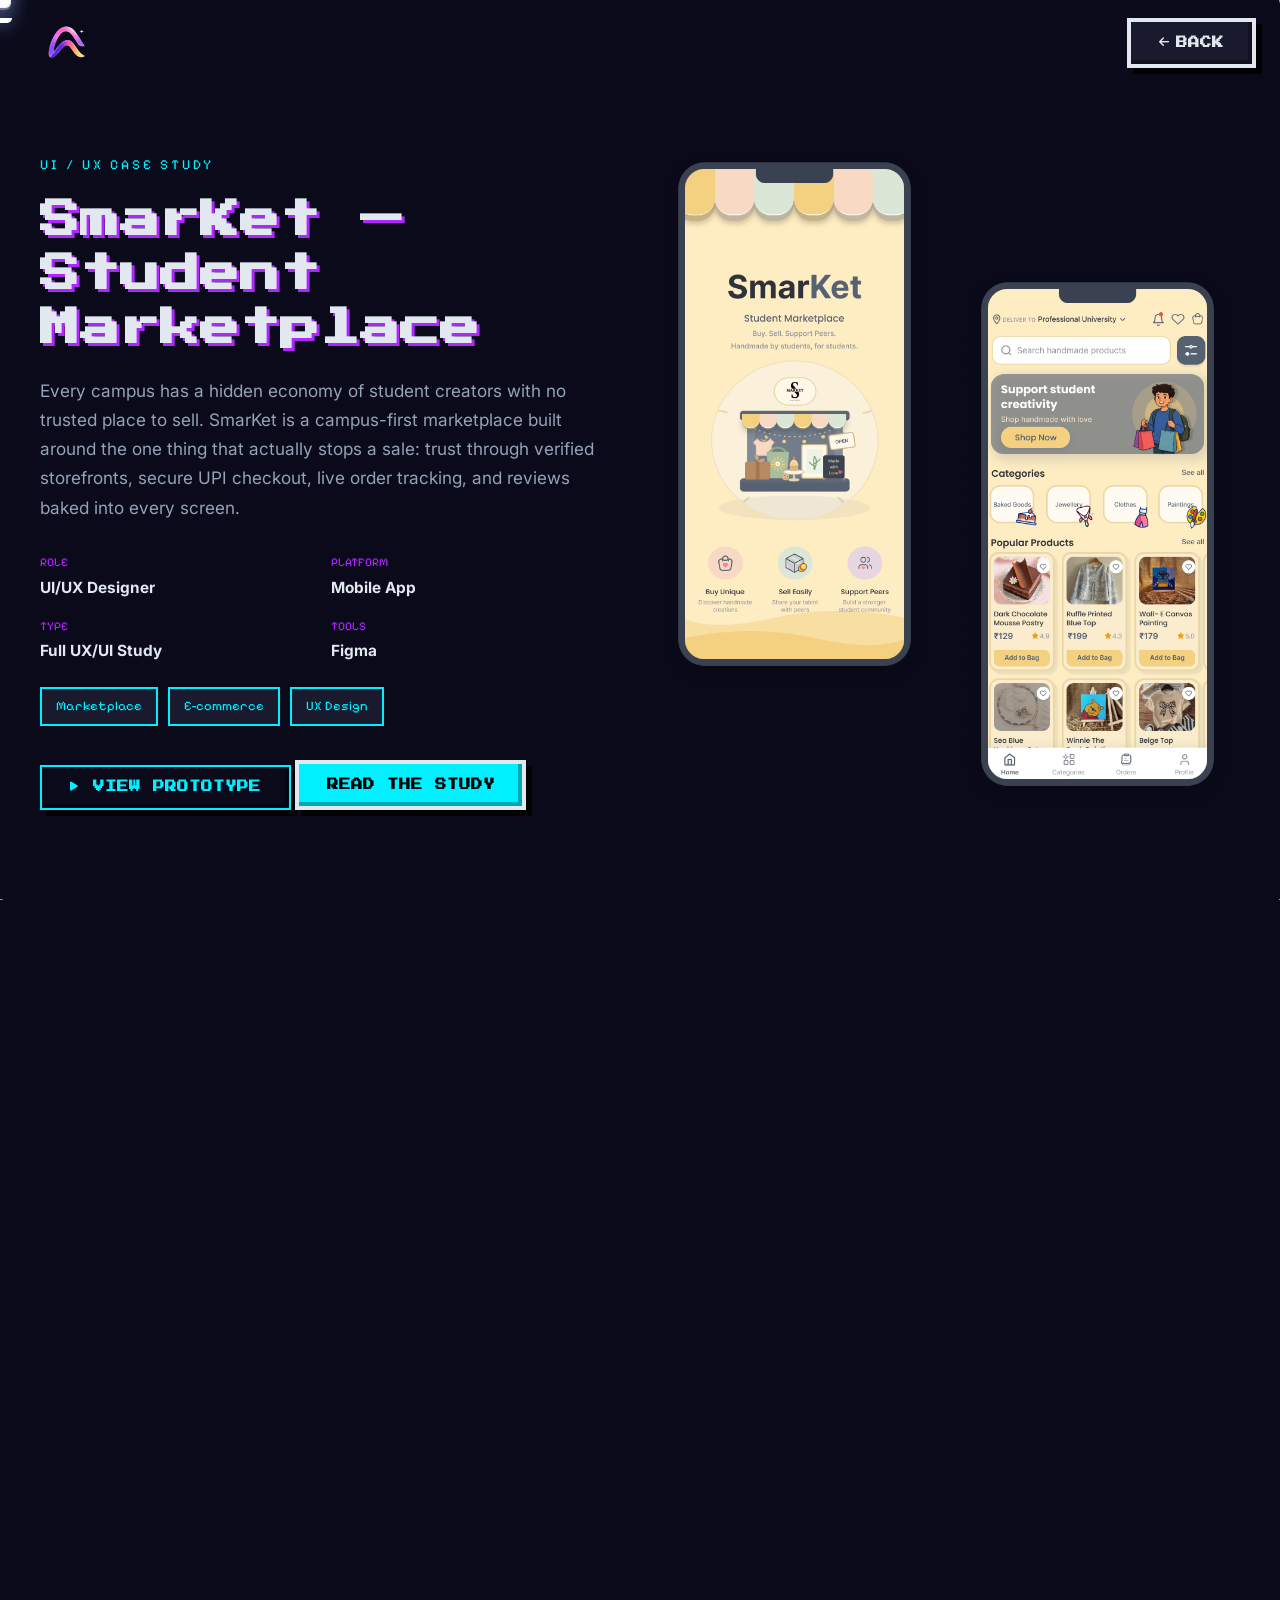
<file: case-study.html>
<!doctype html>
<html lang="en">
  <head>
    <meta charset="UTF-8" />
    <meta name="viewport" content="width=device-width, initial-scale=1.0" />
    <title>SmarKet Case Study | UI/UX Portfolio</title>
    <link rel="preconnect" href="https://fonts.googleapis.com" />
    <link rel="preconnect" href="https://fonts.gstatic.com" crossorigin />
    <link
      href="https://fonts.googleapis.com/css2?family=Inter:wght@300;400;500;600;700&family=Pixelify+Sans:wght@400;500;600;700&family=Press+Start+2P&display=swap"
      rel="stylesheet"
    />
    <link
      rel="stylesheet"
      href="https://cdnjs.cloudflare.com/ajax/libs/font-awesome/6.5.1/css/all.min.css"
    />
    <link href="https://unpkg.com/aos@2.3.1/dist/aos.css" rel="stylesheet" />
    <link rel="icon" href="ALIRA2.png" />
    <link rel="stylesheet" href="style.css" />
    <link rel="stylesheet" href="case-study.css" />
    <link rel="stylesheet" href="responsive.css" />
  </head>
  <body class="case-study-page">
    <canvas id="particle-canvas" class="particle-canvas"></canvas>
    <div id="cs-progress" class="cs-progress"></div>

    <nav id="navbar" class="navbar scrolled">
      <div class="nav-container">
        <a href="index.html" class="nav-logo">
          <img src="ALIRA.png" alt="ALIRA Logo" class="site-logo-img" />
        </a>
        <div class="nav-actions">
          <a href="index.html#projects" class="btn btn-secondary">
            <i class="fas fa-arrow-left"></i><span>Back</span>
          </a>
        </div>
      </div>
    </nav>

    <main class="main-content">
      <!-- HERO -->
      <section id="hero" class="study-hero-modern">
        <div class="hero-layout">
          <div class="hero-text-content" data-aos="fade-up">
            <span class="hero-eyebrow">UI / UX CASE STUDY</span>
            <h1 class="project-title">SmarKet — Student Marketplace</h1>
            <p class="project-summary">
              Every campus has a hidden economy of student creators with no
              trusted place to sell. SmarKet is a campus-first marketplace built
              around the one thing that actually stops a sale: trust through
              verified storefronts, secure UPI checkout, live order tracking,
              and reviews baked into every screen.
            </p>
            <div class="project-info-grid">
              <div class="info-item">
                <span>Role</span><strong>UI/UX Designer</strong>
              </div>
              <div class="info-item">
                <span>Platform</span><strong>Mobile App</strong>
              </div>
              <div class="info-item">
                <span>Type</span><strong>Full UX/UI Study</strong>
              </div>
              <div class="info-item">
                <span>Tools</span><strong>Figma</strong>
              </div>
            </div>
            <div class="project-tags">
              <span class="case-tag">Marketplace</span>
              <span class="case-tag">E-commerce</span>
              <span class="case-tag">UX Design</span>
            </div>
            <a
              class="btn btn-secondary ghost"
              href="https://www.figma.com/proto/YIXs9ip2bbq6kg8BliWtQr/UI-UX-CASE-STUDY?node-id=0-1&scaling=scale-down&content-scaling=fixed&starting-point-node-id=146-503"
              target="_blank"
              rel="noopener noreferrer"
            >
              <i class="fas fa-play"></i> View Prototype
            </a>
            <a href="#introduction" class="btn btn-primary cta-btn"
              >Read the Study</a
            >
          </div>
          <div class="hero-images" aria-hidden="true">
            <div class="hero-frame hero-frame-1">
              <img
                src="./casestudy/HF Splash Screen.png"
                alt="SmarKet splash screen"
              />
            </div>
            <div class="hero-frame hero-frame-2">
              <img
                src="./casestudy/HF Home Screen.png"
                alt="SmarKet home screen"
              />
            </div>
          </div>
        </div>
      </section>

      <!-- 01 PROJECT INTRODUCTION -->
      <section id="introduction" class="modern-section" data-aos="fade-up">
        <span class="section-kicker">01 / The Challenge</span>
        <h2 class="large-section-title">The Challenge</h2>

        <div class="two-col-layout">
          <div class="overview-text">
            <p>
              Walk across any college campus and you'll find a hidden economy
              running quietly in the background. Someone bakes and sells out of
              their dorm. Someone else paints, designs jewellery, or stitches
              custom clothing. None of it shows up anywhere permanent it moves
              through word of mouth, a stall at a college fest, a WhatsApp
              broadcast, an Instagram story that disappears in a day.
            </p>
            <p>
              That informality is charming until you look at what it costs the
              people running these small businesses. A seller has no place to
              look credible, no storefront, no order history, no way to prove
              they've delivered before. A buyer has no way to tell a trustworthy
              classmate from a stranger with a stolen product photo. Money
              changes hands in cash or personal UPI, with no receipt, no
              tracking, and no recourse if something goes wrong. SmarKet exists
              to give this activity the one thing it was missing: a structure
              that makes trust visible.
            </p>
          </div>
          <div class="highlights-card">
            <h3>Who This Affects</h3>
            <ul>
              <li>
                <i class="fas fa-check"></i> Student creators with skill but no
                infrastructure
              </li>
              <li>
                <i class="fas fa-check"></i> Side-hustle sellers stuck reaching
                only friends
              </li>
              <li>
                <i class="fas fa-check"></i> Buyers with no reason to trust a
                stranger
              </li>
              <li>
                <i class="fas fa-check"></i> Campus bodies with no visibility
                into any of it
              </li>
            </ul>
          </div>
        </div>

        <h3 class="block-title">What It Costs Each Side</h3>
        <div class="problem-statement-grid">
          <div class="problem-card seller">
            <h3>For Sellers</h3>
            <ul>
              <li>Scattered, informal selling with no central hub</li>
              <li>Limited reach beyond close friends</li>
              <li>No order or inventory management</li>
              <li>Unsafe, untracked cash / UPI transactions</li>
            </ul>
          </div>
          <div class="problem-card buyer">
            <h3>For Buyers</h3>
            <ul>
              <li>Hard to discover unique peer-made products</li>
              <li>No trust layer: no ratings, reviews, verification</li>
              <li>No way to follow an order once placed</li>
              <li>No room for sellers to grow professionally</li>
            </ul>
          </div>
        </div>
        <div class="callout-box">
          <p>
            "There is no dedicated bridge connecting student creators with the
            local campus market &mdash; and no design brief hands you that gap
            pre-solved."
          </p>
        </div>
      </section>

      <!-- 02 DESIGN PROCESS -->
      <section id="process" class="modern-section wide" data-aos="fade-up">
        <span class="section-kicker">02 / What I Wanted to Understand</span>
        <h2 class="large-section-title">What I Wanted to Understand</h2>

        <p class="lead-text">
          Before sketching a single screen, I needed to separate what I assumed
          from what was actually true. I ran that thinking through a five-stage
          design process, but the questions underneath it were the real starting
          point:
        </p>
        <div class="insights-masonry">
          <div class="insight-pill">
            Is the barrier lack of demand, or lack of trust?
          </div>
          <div class="insight-pill">
            Do students want a new app, or existing habits fixed?
          </div>
          <div class="insight-pill">
            What makes a buyer hesitate right before paying a stranger?
          </div>
          <div class="insight-pill">
            Do sellers need more reach, or more tools?
          </div>
          <div class="insight-pill">How much payment friction is too much?</div>
          <div class="insight-pill">
            Do buyers and sellers need one interface, or two?
          </div>
        </div>
        <p class="lead-text small">
          Several of these had answers I didn't expect &mdash; the process below
          is how I found out.
        </p>
        <div class="diagram-frame">
          <div class="diagram-scroll">
            <svg
              viewBox="0 0 1180 548"
              xmlns="http://www.w3.org/2000/svg"
              class="cs-diagram"
              role="img"
              aria-label="SmarKet design process"
            >
              <defs>
                <marker
                  id="pah"
                  markerWidth="10"
                  markerHeight="10"
                  refX="7"
                  refY="5"
                  orient="auto"
                >
                  <path d="M0,0 L9,5 L0,10 z" fill="#e2e8f0" />
                </marker>
              </defs>
              <path
                d="M 1070.0,104 C 1120.0,56 60.0,56 110.0,104"
                fill="none"
                stroke="#64748b"
                stroke-width="2"
                stroke-dasharray="3,7"
                marker-end="url(#pah)"
              />
              <text
                x="590.0"
                y="46"
                text-anchor="middle"
                font-size="15"
                fill="#64748b"
                font-family="Pixelify Sans,monospace"
              >
                iterative throughout
              </text>
              <line
                x1="168.0"
                y1="178"
                x2="286.0"
                y2="178"
                stroke="#e2e8f0"
                stroke-width="3"
                marker-end="url(#pah)"
              />
              <line
                x1="408.0"
                y1="178"
                x2="526.0"
                y2="178"
                stroke="#e2e8f0"
                stroke-width="3"
                marker-end="url(#pah)"
              />
              <line
                x1="648.0"
                y1="178"
                x2="766.0"
                y2="178"
                stroke="#e2e8f0"
                stroke-width="3"
                marker-end="url(#pah)"
              />
              <line
                x1="888.0"
                y1="178"
                x2="1006.0"
                y2="178"
                stroke="#e2e8f0"
                stroke-width="3"
                marker-end="url(#pah)"
              />
              <circle
                cx="110.0"
                cy="178"
                r="52"
                fill="#1a1a2e"
                stroke="#00f0ff"
                stroke-width="4"
              />
              <text
                x="110.0"
                y="184"
                text-anchor="middle"
                font-size="16"
                fill="#00f0ff"
                font-family="Pixelify Sans,monospace"
                font-weight="700"
              >
                Discover
              </text>
              <path
                d="M 100.0,244 L 110.0,257 L 120.0,244"
                fill="none"
                stroke="#00f0ff"
                stroke-width="3"
              />
              <rect
                x="2.0"
                y="264"
                width="216"
                height="32"
                fill="#0a0a1a"
                stroke="#00f0ff"
                stroke-width="2"
              />
              <text
                x="110.0"
                y="285.0"
                text-anchor="middle"
                font-size="12.5"
                fill="#94a3b8"
                font-family="Pixelify Sans,monospace"
              >
                Market Research
              </text>
              <rect
                x="2.0"
                y="308"
                width="216"
                height="32"
                fill="#0a0a1a"
                stroke="#00f0ff"
                stroke-width="2"
              />
              <text
                x="110.0"
                y="329.0"
                text-anchor="middle"
                font-size="12.5"
                fill="#94a3b8"
                font-family="Pixelify Sans,monospace"
              >
                Existing System Analysis
              </text>
              <rect
                x="2.0"
                y="352"
                width="216"
                height="32"
                fill="#0a0a1a"
                stroke="#00f0ff"
                stroke-width="2"
              />
              <text
                x="110.0"
                y="373.0"
                text-anchor="middle"
                font-size="12.5"
                fill="#94a3b8"
                font-family="Pixelify Sans,monospace"
              >
                Target Audience
              </text>
              <rect
                x="2.0"
                y="396"
                width="216"
                height="32"
                fill="#0a0a1a"
                stroke="#00f0ff"
                stroke-width="2"
              />
              <text
                x="110.0"
                y="417.0"
                text-anchor="middle"
                font-size="12.5"
                fill="#94a3b8"
                font-family="Pixelify Sans,monospace"
              >
                Survey (50 College Students)
              </text>
              <rect
                x="2.0"
                y="440"
                width="216"
                height="32"
                fill="#0a0a1a"
                stroke="#00f0ff"
                stroke-width="2"
              />
              <text
                x="110.0"
                y="461.0"
                text-anchor="middle"
                font-size="12.5"
                fill="#94a3b8"
                font-family="Pixelify Sans,monospace"
              >
                Campus Insights
              </text>
              <circle
                cx="350.0"
                cy="178"
                r="52"
                fill="#1a1a2e"
                stroke="#b026ff"
                stroke-width="4"
              />
              <text
                x="350.0"
                y="184"
                text-anchor="middle"
                font-size="16"
                fill="#b026ff"
                font-family="Pixelify Sans,monospace"
                font-weight="700"
              >
                Define
              </text>
              <path
                d="M 340.0,244 L 350.0,257 L 360.0,244"
                fill="none"
                stroke="#b026ff"
                stroke-width="3"
              />
              <rect
                x="242.0"
                y="264"
                width="216"
                height="32"
                fill="#0a0a1a"
                stroke="#b026ff"
                stroke-width="2"
              />
              <text
                x="350.0"
                y="285.0"
                text-anchor="middle"
                font-size="12.5"
                fill="#94a3b8"
                font-family="Pixelify Sans,monospace"
              >
                Problem Statement
              </text>
              <rect
                x="242.0"
                y="308"
                width="216"
                height="32"
                fill="#0a0a1a"
                stroke="#b026ff"
                stroke-width="2"
              />
              <text
                x="350.0"
                y="329.0"
                text-anchor="middle"
                font-size="12.5"
                fill="#94a3b8"
                font-family="Pixelify Sans,monospace"
              >
                Empathy Map
              </text>
              <rect
                x="242.0"
                y="352"
                width="216"
                height="32"
                fill="#0a0a1a"
                stroke="#b026ff"
                stroke-width="2"
              />
              <text
                x="350.0"
                y="373.0"
                text-anchor="middle"
                font-size="12.5"
                fill="#94a3b8"
                font-family="Pixelify Sans,monospace"
              >
                Personas
              </text>
              <rect
                x="242.0"
                y="396"
                width="216"
                height="32"
                fill="#0a0a1a"
                stroke="#b026ff"
                stroke-width="2"
              />
              <text
                x="350.0"
                y="417.0"
                text-anchor="middle"
                font-size="12.5"
                fill="#94a3b8"
                font-family="Pixelify Sans,monospace"
              >
                User Journey Map
              </text>
              <rect
                x="242.0"
                y="440"
                width="216"
                height="32"
                fill="#0a0a1a"
                stroke="#b026ff"
                stroke-width="2"
              />
              <text
                x="350.0"
                y="461.0"
                text-anchor="middle"
                font-size="12.5"
                fill="#94a3b8"
                font-family="Pixelify Sans,monospace"
              >
                User Stories
              </text>
              <rect
                x="242.0"
                y="484"
                width="216"
                height="32"
                fill="#0a0a1a"
                stroke="#b026ff"
                stroke-width="2"
              />
              <text
                x="350.0"
                y="505.0"
                text-anchor="middle"
                font-size="12.5"
                fill="#94a3b8"
                font-family="Pixelify Sans,monospace"
              >
                User Flow
              </text>
              <circle
                cx="590.0"
                cy="178"
                r="52"
                fill="#1a1a2e"
                stroke="#ff00a0"
                stroke-width="4"
              />
              <text
                x="590.0"
                y="184"
                text-anchor="middle"
                font-size="16"
                fill="#ff00a0"
                font-family="Pixelify Sans,monospace"
                font-weight="700"
              >
                Ideate
              </text>
              <path
                d="M 580.0,244 L 590.0,257 L 600.0,244"
                fill="none"
                stroke="#ff00a0"
                stroke-width="3"
              />
              <rect
                x="482.0"
                y="264"
                width="216"
                height="32"
                fill="#0a0a1a"
                stroke="#ff00a0"
                stroke-width="2"
              />
              <text
                x="590.0"
                y="285.0"
                text-anchor="middle"
                font-size="12.5"
                fill="#94a3b8"
                font-family="Pixelify Sans,monospace"
              >
                Card Sorting
              </text>
              <rect
                x="482.0"
                y="308"
                width="216"
                height="32"
                fill="#0a0a1a"
                stroke="#ff00a0"
                stroke-width="2"
              />
              <text
                x="590.0"
                y="329.0"
                text-anchor="middle"
                font-size="12.5"
                fill="#94a3b8"
                font-family="Pixelify Sans,monospace"
              >
                Sitemap
              </text>
              <rect
                x="482.0"
                y="352"
                width="216"
                height="32"
                fill="#0a0a1a"
                stroke="#ff00a0"
                stroke-width="2"
              />
              <text
                x="590.0"
                y="373.0"
                text-anchor="middle"
                font-size="12.5"
                fill="#94a3b8"
                font-family="Pixelify Sans,monospace"
              >
                Moodboard
              </text>
              <rect
                x="482.0"
                y="396"
                width="216"
                height="32"
                fill="#0a0a1a"
                stroke="#ff00a0"
                stroke-width="2"
              />
              <text
                x="590.0"
                y="417.0"
                text-anchor="middle"
                font-size="12.5"
                fill="#94a3b8"
                font-family="Pixelify Sans,monospace"
              >
                Style Tile
              </text>
              <circle
                cx="830.0"
                cy="178"
                r="52"
                fill="#1a1a2e"
                stroke="#ffb000"
                stroke-width="4"
              />
              <text
                x="830.0"
                y="184"
                text-anchor="middle"
                font-size="16"
                fill="#ffb000"
                font-family="Pixelify Sans,monospace"
                font-weight="700"
              >
                Design
              </text>
              <path
                d="M 820.0,244 L 830.0,257 L 840.0,244"
                fill="none"
                stroke="#ffb000"
                stroke-width="3"
              />
              <rect
                x="722.0"
                y="264"
                width="216"
                height="32"
                fill="#0a0a1a"
                stroke="#ffb000"
                stroke-width="2"
              />
              <text
                x="830.0"
                y="285.0"
                text-anchor="middle"
                font-size="12.5"
                fill="#94a3b8"
                font-family="Pixelify Sans,monospace"
              >
                Sketches
              </text>
              <rect
                x="722.0"
                y="308"
                width="216"
                height="32"
                fill="#0a0a1a"
                stroke="#ffb000"
                stroke-width="2"
              />
              <text
                x="830.0"
                y="329.0"
                text-anchor="middle"
                font-size="12.5"
                fill="#94a3b8"
                font-family="Pixelify Sans,monospace"
              >
                Low-Fidelity Wireframes
              </text>
              <rect
                x="722.0"
                y="352"
                width="216"
                height="32"
                fill="#0a0a1a"
                stroke="#ffb000"
                stroke-width="2"
              />
              <text
                x="830.0"
                y="373.0"
                text-anchor="middle"
                font-size="12.5"
                fill="#94a3b8"
                font-family="Pixelify Sans,monospace"
              >
                High-Fidelity Mockups
              </text>
              <circle
                cx="1070.0"
                cy="178"
                r="52"
                fill="#1a1a2e"
                stroke="#39ff14"
                stroke-width="4"
              />
              <text
                x="1070.0"
                y="184"
                text-anchor="middle"
                font-size="16"
                fill="#39ff14"
                font-family="Pixelify Sans,monospace"
                font-weight="700"
              >
                Test
              </text>
              <path
                d="M 1060.0,244 L 1070.0,257 L 1080.0,244"
                fill="none"
                stroke="#39ff14"
                stroke-width="3"
              />
              <rect
                x="962.0"
                y="264"
                width="216"
                height="32"
                fill="#0a0a1a"
                stroke="#39ff14"
                stroke-width="2"
              />
              <text
                x="1070.0"
                y="285.0"
                text-anchor="middle"
                font-size="12.5"
                fill="#94a3b8"
                font-family="Pixelify Sans,monospace"
              >
                Feedback &amp; Validation
              </text>
            </svg>
          </div>
        </div>
      </section>

      <!-- 03 USER RESEARCH -->
      <section id="research" class="modern-section" data-aos="fade-up">
        <span class="section-kicker">03 / Research &amp; Discovery</span>
        <h2 class="large-section-title">Research &amp; Discovery</h2>

        <div class="overview-text">
          <p>
            I grounded this project in two layers of evidence: a peer study on
            campus marketplaces already validated at scale (4.62 / 5 on
            usability), and a direct survey of 50 college students on how they
            currently buy and sell on campus. Together, they let me stop
            guessing and start designing against real patterns, not just confirm
            the idea was liked, but find out exactly where it still broke down.
          </p>
        </div>

        <h3 class="subsection-title">From Findings to Design Opportunities</h3>
        <div class="decisions-cards-grid">
          <div class="decision-modern-card">
            <h4>Demand vs. the Real Gap</h4>
            <p>
              <strong>Finding:</strong> the peer study scored 4.62/5 on
              usability, demand for a campus marketplace wasn't in question.
            </p>
            <p>
              <strong>Insight:</strong> the job wasn't proving the idea was
              wanted, it was closing the specific gaps that stopped it being
              fully usable.
            </p>
            <p>
              <strong>Opportunity:</strong> build the transactional backbone
              &mdash; payments, tracking, chat, the earlier concept lacked.
            </p>
          </div>
          <div class="decision-modern-card">
            <h4>Visibility Over Talent</h4>
            <p>
              <strong>Finding:</strong> across the survey of 50 college
              students, sellers weren't struggling for lack of skill, they were
              struggling to be found at all.
            </p>
            <p>
              <strong>Insight:</strong> for student creators, the bottleneck
              isn't talent, it's exposure.
            </p>
            <p>
              <strong>Opportunity:</strong> design discovery-first surfaces
              search, filters, a browsable home screen, so good work gets found
              by strangers, not just friends.
            </p>
          </div>
          <div class="decision-modern-card">
            <h4>Trust Is the Currency</h4>
            <p>
              <strong>Finding:</strong> of the 50 students surveyed, hesitation
              to buy wasn't about price or quality, it was about not knowing if
              the seller was legitimate.
            </p>
            <p>
              <strong>Insight:</strong> trust, not availability, is the real
              currency of a peer-to-peer marketplace.
            </p>
            <p>
              <strong>Opportunity:</strong> surface trust signals at every
              decision point, not tucked away on a profile page.
            </p>
          </div>
          <div class="decision-modern-card">
            <h4>Payment Isn't the Problem, Silence Is</h4>
            <p>
              <strong>Finding:</strong> UPI was the clear payment preference
              among the 50 students surveyed, but they were uneasy sending money
              with no confirmation of what happened next.
            </p>
            <p>
              <strong>Insight:</strong> trust doesn't end at checkout, it has to
              survive the wait for delivery.
            </p>
            <p>
              <strong>Opportunity:</strong> pair familiar payment (UPI QR + COD)
              with a visible, ongoing status tracker.
            </p>
          </div>
        </div>

        <h3 class="subsection-title">Key Insights</h3>
        <div class="insights-masonry">
          <div class="insight-pill">General marketplaces feel too broad</div>
          <div class="insight-pill">Trust is the real currency</div>
          <div class="insight-pill">
            Visibility, not talent, is the bottleneck
          </div>
          <div class="insight-pill">Simplicity beats feature overload</div>
          <div class="insight-pill">UPI preferred, but needs tracking</div>
          <div class="insight-pill">High demand confirmed (4.62/5)</div>
        </div>
        <h3 class="subsection-title">Target Audience</h3>
        <div class="audience-cards">
          <div class="audience-card ac-cyan">
            <i class="fas fa-palette"></i>
            <h4>Student Creators</h4>
            <p>
              Artists, bakers and designers who make handmade goods and want a
              simple way to sell on campus.
            </p>
          </div>
          <div class="audience-card ac-purple">
            <i class="fas fa-bolt"></i>
            <h4>Side Hustle Sellers</h4>
            <p>
              Students running a small business to cover living costs, who need
              reach beyond word of mouth.
            </p>
          </div>
          <div class="audience-card ac-pink">
            <i class="fas fa-gift"></i>
            <h4>Curious Buyers</h4>
            <p>
              Students after unique, affordable handmade items from people they
              already trust on campus.
            </p>
          </div>
          <div class="audience-card ac-orange">
            <i class="fas fa-users"></i>
            <h4>Campus Community</h4>
            <p>
              The entrepreneurship cell, faculty and IT who support and oversee
              student commerce.
            </p>
          </div>
        </div>
        <div class="callout-box callout-soft">
          <p>
            "The sharpest insight: for student creators the bottleneck isn't
            talent, it's visibility and trust. So SmarKet is built around
            discovery and credibility, not just transactions."
          </p>
        </div>
      </section>

      <!-- 04 MARKET RESEARCH -->
      <section id="market" class="modern-section" data-aos="fade-up">
        <span class="section-kicker">04 / The Competitive Gap</span>
        <h2 class="large-section-title">The Competitive Gap</h2>
        <p class="lead-text">
          Students already described existing options as each solving part of
          the problem and failing at the rest, the gap wasn't a missing feature,
          it was a missing combination.
        </p>

        <div class="table-wrapper">
          <table class="modern-comparison-table">
            <thead>
              <tr>
                <th>Platform</th>
                <th>Strengths</th>
                <th>Why It Falls Short</th>
                <th>Opportunity</th>
              </tr>
            </thead>
            <tbody>
              <tr>
                <td>Instagram / WhatsApp</td>
                <td>Free, familiar, instant</td>
                <td>No carts, payments, or tracking</td>
                <td>Keep the social feel, add real commerce</td>
              </tr>
              <tr>
                <td>Marketplace / OLX</td>
                <td>Large audience</td>
                <td>Generic, no student focus, safety risks</td>
                <td>Campus-only, verified space</td>
              </tr>
              <tr>
                <td>Etsy</td>
                <td>Handmade trust, reviews</td>
                <td>Global, high fees, not local</td>
                <td>Handmade trust, hyper-local + free</td>
              </tr>
              <tr>
                <td>Campus Stalls (study)</td>
                <td>Proven concept, 4.62/5</td>
                <td>Limited payments &amp; chat</td>
                <td>Add payments, tracking, live chat</td>
              </tr>
              <tr class="highlight-row">
                <td>SmarKet</td>
                <td>Campus-first + verified storefronts</td>
                <td>&mdash;</td>
                <td>Fills the gap: payments + tracking + chat + reviews</td>
              </tr>
            </tbody>
          </table>
        </div>
        <div class="callout-box callout-soft">
          <p>
            <strong>The gap:</strong> no existing option is campus-first,
            trust-rich, and genuinely simple all at once. Winning here didn't
            mean out-featuring Etsy or out-reaching OLX, it meant being the only
            option that is hyper-local, verified, and uncomplicated at the same
            time.
          </p>
        </div>
      </section>

      <!-- 05 REQUIREMENTS -->
      <section id="requirements" class="modern-section" data-aos="fade-up">
        <span class="section-kicker"
          >05 / Turning Insight Into Requirements</span
        >
        <h2 class="large-section-title">Turning Insight Into Requirements</h2>
        <p class="lead-text">
          Every research finding needed to earn its place in the product. I used
          user stories to keep decisions tied to specific people, and a MoSCoW
          pass to keep the trust-and-visibility findings from getting diluted by
          nice-to-have feature creep.
        </p>

        <h3 class="block-title">User Stories</h3>
        <div class="stories-grid">
          <div class="story-card story-seller">
            <span class="story-who">Aarya &middot; the seller</span>
            <ul>
              <li>
                Set up my own storefront and list items with photos, so I look
                professional and reach beyond my friends.
              </li>
              <li>
                See one dashboard for pending, in-progress, and completed
                orders, so nothing slips through.
              </li>
              <li>
                Offer secure UPI, card, or COD options, so every transaction
                feels safe.
              </li>
            </ul>
          </div>
          <div class="story-card story-buyer">
            <span class="story-who">Rohan &middot; the buyer</span>
            <ul>
              <li>
                Search and filter by category, price, and rating, so I find
                unique items quickly.
              </li>
              <li>
                Get real-time tracking, so I know when to expect pickup or
                delivery.
              </li>
              <li>
                See ratings, reviews, and chat with the seller, so I can buy
                with confidence.
              </li>
            </ul>
          </div>
        </div>

        <h3 class="block-title">Card Sorting &mdash; Feature Prioritisation</h3>
        <div class="moscow-grid">
          <div class="moscow-col must">
            <h4>Must Have</h4>
            <ul>
              <li>Role-based sign up &amp; login</li>
              <li>Storefront &amp; listing management</li>
              <li>Search &amp; filters</li>
              <li>Cart &amp; checkout</li>
              <li>Secure payments (UPI / Card / COD)</li>
              <li>Real-time order tracking</li>
              <li>Seller dashboard</li>
              <li>Ratings &amp; reviews</li>
              <li>Real-time chat</li>
            </ul>
          </div>
          <div class="moscow-col nice">
            <h4>Nice To Have</h4>
            <ul>
              <li>Wishlist</li>
              <li>Sales &amp; performance analytics</li>
              <li>Dispute resolution</li>
              <li>Loyalty &amp; rewards</li>
              <li>Geo-location filtering</li>
              <li>Seller verification</li>
              <li>Native mobile app</li>
            </ul>
          </div>
          <div class="moscow-col wont">
            <h4>Won't Have (yet)</h4>
            <ul>
              <li>Third-party delivery logistics</li>
              <li>Multi-campus scaling</li>
              <li>AI recommendations</li>
              <li>Biometric / 2FA</li>
              <li>Off-campus public access</li>
              <li>High-volume wholesale</li>
            </ul>
          </div>
        </div>

        <h3 class="block-title">Broad Use Cases</h3>
        <div class="insights-masonry">
          <div class="insight-pill">
            Sell handmade goods or services on campus
          </div>
          <div class="insight-pill">Discover unique peer-made products</div>
          <div class="insight-pill">
            Request a custom, made-to-order piece via chat
          </div>
          <div class="insight-pill">
            Pay safely with UPI / QR or Cash on Delivery
          </div>
          <div class="insight-pill">
            Track an order from placed to delivered
          </div>
          <div class="insight-pill">
            Build a reputation through ratings &amp; reviews
          </div>
          <div class="insight-pill">
            Manage listings &amp; orders from one dashboard
          </div>
        </div>
      </section>

      <!-- 06 IDEATION -->
      <section id="ideation" class="modern-section wide" data-aos="fade-up">
        <span class="section-kicker">06 / Design Exploration</span>
        <h2 class="large-section-title">Design Exploration</h2>

        <p class="lead-text">
          A few of the biggest decisions in this project didn't arrive fully
          formed. Here's how three of them evolved.
        </p>

        <div class="decisions-cards-grid">
          <div class="decision-modern-card">
            <h4>Finding the Right Visual Identity</h4>
            <p>
              <strong>First idea:</strong> a clean, neutral
              "marketplace-standard" palette cool blues and greys, like any
              generic e-commerce template.
            </p>
            <p>
              <strong>Issue found:</strong> it undercut the whole premise.
              SmarKet exists because campus commerce is personal and handmade; a
              cold palette made every product feel mass-produced, the exact
              trust gap the platform was meant to close.
            </p>
            <p>
              <strong>Final decision:</strong> warm cream &amp; gold tones that
              echo handmade craft, paired with Poppins headings and Inter body
              text, a look that signals "this was made by someone" before a word
              of copy does the work.
            </p>
          </div>
          <div class="decision-modern-card">
            <h4>Structuring the Experience by Role</h4>
            <p>
              <strong>First idea:</strong> one shared interface for buyers and
              sellers, with a toggle somewhere to switch modes.
            </p>
            <p>
              <strong>Issue found:</strong> buyers and sellers have almost
              nothing in common in what they need to do on any visit. Folding
              both into one navigation model risked cluttering both experiences
              to serve neither well.
            </p>
            <p>
              <strong>Final decision:</strong> split the architecture at
              sign-in, buyers land on a Home built for discovery, sellers land
              on a Dashboard built for management, under one shared login.
            </p>
          </div>
          <div class="decision-modern-card">
            <h4>Making Trust Survive Checkout</h4>
            <p>
              <strong>First idea:</strong> a standard checkout flow, cart,
              payment method, confirmation screen, done.
            </p>
            <p>
              <strong>Issue found:</strong> interviews showed trust doesn't end
              when payment clears, it's tested during the wait afterward. A
              confirmation screen that goes quiet leaves buyers anxious exactly
              when they're most vulnerable.
            </p>
            <p>
              <strong>Final decision:</strong> UPI QR + Cash on Delivery (no
              card data stored), paired with a persistent order tracker running
              from Processing to Delivered, reassurance without a single extra
              message.
            </p>
          </div>
        </div>

        <p class="lead-text">
          Once the role split was settled, the architecture followed naturally:
          buyers land on the Home Screen, sellers go straight to the Seller
          Dashboard, and each hub keeps its own navigation shallow and
          predictable.
        </p>
        <h3 class="block-title">Site Map / Information Architecture</h3>
        <div class="diagram-frame">
          <div class="diagram-scroll">
            <svg
              viewBox="0 0 1180 980"
              xmlns="http://www.w3.org/2000/svg"
              class="cs-diagram"
              role="img"
              aria-label="SmarKet site map"
            >
              <path
                d="M 146,490.0 C 183.0,490.0 183.0,311.7142857142857 220,311.7142857142857"
                fill="none"
                stroke="#e2e8f0"
                stroke-width="2.5"
              />
              <path
                d="M 146,490.0 C 183.0,490.0 183.0,795.1428571428571 220,795.1428571428571"
                fill="none"
                stroke="#e2e8f0"
                stroke-width="2.5"
              />
              <rect
                x="18.0"
                y="462.0"
                width="128"
                height="56"
                fill="#1a1a2e"
                stroke="#64748b"
                stroke-width="2.5"
              />
              <text
                x="82"
                y="486.21999999999997"
                text-anchor="middle"
                font-size="14"
                fill="#e2e8f0"
                font-family="Pixelify Sans,monospace"
                font-weight="700"
              >
                Sign In /
              </text>
              <text
                x="82"
                y="503.71999999999997"
                text-anchor="middle"
                font-size="14"
                fill="#e2e8f0"
                font-family="Pixelify Sans,monospace"
                font-weight="700"
              >
                Sign Up
              </text>
              <rect
                x="220.0"
                y="280.7142857142857"
                width="180"
                height="62"
                fill="#1a1a2e"
                stroke="#00f0ff"
                stroke-width="2.5"
              />
              <text
                x="310"
                y="318.19428571428574"
                text-anchor="middle"
                font-size="18"
                fill="#00f0ff"
                font-family="Pixelify Sans,monospace"
                font-weight="700"
              >
                Home Screen
              </text>
              <rect
                x="220.0"
                y="764.1428571428571"
                width="180"
                height="62"
                fill="#1a1a2e"
                stroke="#ffb000"
                stroke-width="2.5"
              />
              <text
                x="310"
                y="800.1828571428571"
                text-anchor="middle"
                font-size="14"
                fill="#ffb000"
                font-family="Pixelify Sans,monospace"
                font-weight="700"
              >
                Seller Dashboard
              </text>
              <path
                d="M 400,311.7142857142857 C 461.0,311.7142857142857 461.0,70.0 522,70.0"
                fill="none"
                stroke="#b026ff"
                stroke-width="2.5"
              />
              <rect
                x="522.0"
                y="49.0"
                width="176"
                height="42"
                fill="#1a1a2e"
                stroke="#b026ff"
                stroke-width="2.5"
              />
              <text
                x="610"
                y="75.04"
                text-anchor="middle"
                font-size="14"
                fill="#b026ff"
                font-family="Pixelify Sans,monospace"
                font-weight="700"
              >
                Browse
              </text>
              <path
                d="M 698,70.0 C 764.0,70.0 764.0,49.0 830,49.0"
                fill="none"
                stroke="#b026ff"
                stroke-width="2.5"
              />
              <rect
                x="830.0"
                y="33.0"
                width="170"
                height="32"
                fill="#1a1a2e"
                stroke="#b026ff"
                stroke-width="2.5"
              />
              <text
                x="915"
                y="53.5"
                text-anchor="middle"
                font-size="12.5"
                fill="#94a3b8"
                font-family="Pixelify Sans,monospace"
                font-weight="500"
              >
                Category
              </text>
              <path
                d="M 698,70.0 C 764.0,70.0 764.0,91.0 830,91.0"
                fill="none"
                stroke="#b026ff"
                stroke-width="2.5"
              />
              <rect
                x="830.0"
                y="75.0"
                width="170"
                height="32"
                fill="#1a1a2e"
                stroke="#b026ff"
                stroke-width="2.5"
              />
              <text
                x="915"
                y="95.5"
                text-anchor="middle"
                font-size="12.5"
                fill="#94a3b8"
                font-family="Pixelify Sans,monospace"
                font-weight="500"
              >
                Product
              </text>
              <path
                d="M 400,311.7142857142857 C 461.0,311.7142857142857 461.0,190.85714285714286 522,190.85714285714286"
                fill="none"
                stroke="#00f0ff"
                stroke-width="2.5"
              />
              <rect
                x="522.0"
                y="169.85714285714286"
                width="176"
                height="42"
                fill="#1a1a2e"
                stroke="#00f0ff"
                stroke-width="2.5"
              />
              <text
                x="610"
                y="195.89714285714285"
                text-anchor="middle"
                font-size="14"
                fill="#00f0ff"
                font-family="Pixelify Sans,monospace"
                font-weight="700"
              >
                Cart
              </text>
              <path
                d="M 698,190.85714285714286 C 764.0,190.85714285714286 764.0,169.85714285714286 830,169.85714285714286"
                fill="none"
                stroke="#00f0ff"
                stroke-width="2.5"
              />
              <rect
                x="830.0"
                y="153.85714285714286"
                width="170"
                height="32"
                fill="#1a1a2e"
                stroke="#00f0ff"
                stroke-width="2.5"
              />
              <text
                x="915"
                y="174.35714285714286"
                text-anchor="middle"
                font-size="12.5"
                fill="#94a3b8"
                font-family="Pixelify Sans,monospace"
                font-weight="500"
              >
                Payment
              </text>
              <path
                d="M 698,190.85714285714286 C 764.0,190.85714285714286 764.0,211.85714285714286 830,211.85714285714286"
                fill="none"
                stroke="#00f0ff"
                stroke-width="2.5"
              />
              <rect
                x="830.0"
                y="195.85714285714286"
                width="170"
                height="32"
                fill="#1a1a2e"
                stroke="#00f0ff"
                stroke-width="2.5"
              />
              <text
                x="915"
                y="216.35714285714286"
                text-anchor="middle"
                font-size="12.5"
                fill="#94a3b8"
                font-family="Pixelify Sans,monospace"
                font-weight="500"
              >
                Order Tracking
              </text>
              <path
                d="M 400,311.7142857142857 C 461.0,311.7142857142857 461.0,311.7142857142857 522,311.7142857142857"
                fill="none"
                stroke="#ff00a0"
                stroke-width="2.5"
              />
              <rect
                x="522.0"
                y="290.7142857142857"
                width="176"
                height="42"
                fill="#1a1a2e"
                stroke="#ff00a0"
                stroke-width="2.5"
              />
              <text
                x="610"
                y="316.75428571428574"
                text-anchor="middle"
                font-size="14"
                fill="#ff00a0"
                font-family="Pixelify Sans,monospace"
                font-weight="700"
              >
                Community
              </text>
              <path
                d="M 698,311.7142857142857 C 764.0,311.7142857142857 764.0,290.7142857142857 830,290.7142857142857"
                fill="none"
                stroke="#ff00a0"
                stroke-width="2.5"
              />
              <rect
                x="830.0"
                y="274.7142857142857"
                width="170"
                height="32"
                fill="#1a1a2e"
                stroke="#ff00a0"
                stroke-width="2.5"
              />
              <text
                x="915"
                y="295.2142857142857"
                text-anchor="middle"
                font-size="12.5"
                fill="#94a3b8"
                font-family="Pixelify Sans,monospace"
                font-weight="500"
              >
                Chat
              </text>
              <path
                d="M 698,311.7142857142857 C 764.0,311.7142857142857 764.0,332.7142857142857 830,332.7142857142857"
                fill="none"
                stroke="#ff00a0"
                stroke-width="2.5"
              />
              <rect
                x="830.0"
                y="316.7142857142857"
                width="170"
                height="32"
                fill="#1a1a2e"
                stroke="#ff00a0"
                stroke-width="2.5"
              />
              <text
                x="915"
                y="337.2142857142857"
                text-anchor="middle"
                font-size="12.5"
                fill="#94a3b8"
                font-family="Pixelify Sans,monospace"
                font-weight="500"
              >
                Reviews
              </text>
              <path
                d="M 400,311.7142857142857 C 461.0,311.7142857142857 461.0,432.57142857142856 522,432.57142857142856"
                fill="none"
                stroke="#ffb000"
                stroke-width="2.5"
              />
              <rect
                x="522.0"
                y="411.57142857142856"
                width="176"
                height="42"
                fill="#1a1a2e"
                stroke="#ffb000"
                stroke-width="2.5"
              />
              <text
                x="610"
                y="437.6114285714286"
                text-anchor="middle"
                font-size="14"
                fill="#ffb000"
                font-family="Pixelify Sans,monospace"
                font-weight="700"
              >
                Notifications
              </text>
              <path
                d="M 400,311.7142857142857 C 461.0,311.7142857142857 461.0,553.4285714285714 522,553.4285714285714"
                fill="none"
                stroke="#39ff14"
                stroke-width="2.5"
              />
              <rect
                x="522.0"
                y="532.4285714285714"
                width="176"
                height="42"
                fill="#1a1a2e"
                stroke="#39ff14"
                stroke-width="2.5"
              />
              <text
                x="610"
                y="558.4685714285714"
                text-anchor="middle"
                font-size="14"
                fill="#39ff14"
                font-family="Pixelify Sans,monospace"
                font-weight="700"
              >
                Profile
              </text>
              <path
                d="M 698,553.4285714285714 C 764.0,553.4285714285714 764.0,553.4285714285714 830,553.4285714285714"
                fill="none"
                stroke="#39ff14"
                stroke-width="2.5"
              />
              <rect
                x="830.0"
                y="537.4285714285714"
                width="170"
                height="32"
                fill="#1a1a2e"
                stroke="#39ff14"
                stroke-width="2.5"
              />
              <text
                x="915"
                y="557.9285714285714"
                text-anchor="middle"
                font-size="12.5"
                fill="#94a3b8"
                font-family="Pixelify Sans,monospace"
                font-weight="500"
              >
                Settings
              </text>
              <path
                d="M 400,795.1428571428571 C 461.0,795.1428571428571 461.0,674.2857142857143 522,674.2857142857143"
                fill="none"
                stroke="#00f0ff"
                stroke-width="2.5"
              />
              <rect
                x="522.0"
                y="653.2857142857143"
                width="176"
                height="42"
                fill="#1a1a2e"
                stroke="#00f0ff"
                stroke-width="2.5"
              />
              <text
                x="610"
                y="679.3257142857143"
                text-anchor="middle"
                font-size="14"
                fill="#00f0ff"
                font-family="Pixelify Sans,monospace"
                font-weight="700"
              >
                Upload Product
              </text>
              <path
                d="M 400,795.1428571428571 C 461.0,795.1428571428571 461.0,795.1428571428571 522,795.1428571428571"
                fill="none"
                stroke="#b026ff"
                stroke-width="2.5"
              />
              <rect
                x="522.0"
                y="774.1428571428571"
                width="176"
                height="42"
                fill="#1a1a2e"
                stroke="#b026ff"
                stroke-width="2.5"
              />
              <text
                x="610"
                y="800.1828571428571"
                text-anchor="middle"
                font-size="14"
                fill="#b026ff"
                font-family="Pixelify Sans,monospace"
                font-weight="700"
              >
                My Products
              </text>
              <path
                d="M 400,795.1428571428571 C 461.0,795.1428571428571 461.0,916.0 522,916.0"
                fill="none"
                stroke="#ffb000"
                stroke-width="2.5"
              />
              <rect
                x="522.0"
                y="895.0"
                width="176"
                height="42"
                fill="#1a1a2e"
                stroke="#ffb000"
                stroke-width="2.5"
              />
              <text
                x="610"
                y="921.04"
                text-anchor="middle"
                font-size="14"
                fill="#ffb000"
                font-family="Pixelify Sans,monospace"
                font-weight="700"
              >
                Orders
              </text>
              <path
                d="M 698,916.0 C 764.0,916.0 764.0,895.0 830,895.0"
                fill="none"
                stroke="#ffb000"
                stroke-width="2.5"
              />
              <rect
                x="830.0"
                y="879.0"
                width="170"
                height="32"
                fill="#1a1a2e"
                stroke="#ffb000"
                stroke-width="2.5"
              />
              <text
                x="915"
                y="899.5"
                text-anchor="middle"
                font-size="12.5"
                fill="#94a3b8"
                font-family="Pixelify Sans,monospace"
                font-weight="500"
              >
                Pending
              </text>
              <path
                d="M 698,916.0 C 764.0,916.0 764.0,937.0 830,937.0"
                fill="none"
                stroke="#ffb000"
                stroke-width="2.5"
              />
              <rect
                x="830.0"
                y="921.0"
                width="170"
                height="32"
                fill="#1a1a2e"
                stroke="#ffb000"
                stroke-width="2.5"
              />
              <text
                x="915"
                y="941.5"
                text-anchor="middle"
                font-size="12.5"
                fill="#94a3b8"
                font-family="Pixelify Sans,monospace"
                font-weight="500"
              >
                Completed
              </text>
            </svg>
          </div>
        </div>

        <h3 class="block-title">User Flows</h3>
        <div class="flows-container">
          <div class="flow-block">
            <h4>Buyer Flow</h4>
            <p>
              Sign In &rarr; Home &rarr; Category &rarr; Product &rarr; Chat
              &rarr; Cart &rarr; Payment &rarr; Order Tracking
            </p>
          </div>
          <div class="flow-block">
            <h4>Seller Flow</h4>
            <p>
              Sign In &rarr; Seller Dashboard &rarr; Upload Product &rarr; My
              Products
            </p>
          </div>
        </div>

        <h3 class="block-title">Interactions &amp; Unhappy Paths</h3>
        <div class="two-col-layout">
          <div class="highlights-card">
            <h3>Different ways people interact</h3>
            <ul>
              <li>
                <i class="fas fa-check"></i> Browse by category, or search and
                filter
              </li>
              <li>
                <i class="fas fa-check"></i> Buy now, or add to bag for later
              </li>
              <li>
                <i class="fas fa-check"></i> Chat to request a custom,
                made-to-order piece
              </li>
              <li>
                <i class="fas fa-check"></i> Pay by UPI / QR or Cash on Delivery
              </li>
              <li>
                <i class="fas fa-check"></i> Switch roles: shop as a buyer, sell
                from the dashboard
              </li>
            </ul>
          </div>
          <div class="highlights-card">
            <h3>When things don't go to plan</h3>
            <ul>
              <li>
                <i class="fas fa-check"></i> Payment fails &rarr; retry or fall
                back to Cash on Delivery
              </li>
              <li>
                <i class="fas fa-check"></i> Product out of stock &rarr; Add to
                Bag is disabled
              </li>
              <li>
                <i class="fas fa-check"></i> No search results &rarr; empty
                state with suggested categories
              </li>
              <li>
                <i class="fas fa-check"></i> Seller slow to reply &rarr; chat
                shows status, order still possible
              </li>
              <li>
                <i class="fas fa-check"></i> Order issue &rarr; "Need help?
                Contact seller" on tracking
              </li>
            </ul>
          </div>
        </div>

        <h3 class="block-title">Low-Fidelity Wireframes</h3>
        <p class="lead-text small">
          Key journeys were mapped as a wireflow &mdash; each screen connects to
          the next, mirroring the prototype paths from the Figma file.
        </p>
        <div class="diagram-frame">
          <div class="diagram-scroll">
            <svg
              viewBox="0 0 1440 2680"
              xmlns="http://www.w3.org/2000/svg"
              class="cs-diagram wf-diagram"
              role="img"
              aria-label="SmarKet wireframe user flow"
            >
              <defs>
                <marker
                  id="wfa"
                  markerWidth="11"
                  markerHeight="11"
                  refX="7"
                  refY="5"
                  orient="auto"
                >
                  <path d="M0,0 L10,5 L0,10 z" fill="#00f0ff" />
                </marker>
              </defs>
              <path
                d="M 210,620 L 340,620"
                fill="none"
                stroke="#00f0ff"
                stroke-width="2.5"
                stroke-linejoin="round"
                marker-end="url(#wfa)"
              />
              <path
                d="M 270,620 L 270.0,246.0 Q 270,230 286.0,230.0 L 340,230"
                fill="none"
                stroke="#00f0ff"
                stroke-width="2.5"
                stroke-linejoin="round"
                marker-end="url(#wfa)"
              />
              <path
                d="M 500,620 L 640,620"
                fill="none"
                stroke="#00f0ff"
                stroke-width="2.5"
                stroke-linejoin="round"
                marker-end="url(#wfa)"
              />
              <path
                d="M 500,230 L 704.0,230.0 Q 720,230 720.0,246.0 L 720,460"
                fill="none"
                stroke="#00f0ff"
                stroke-width="2.5"
                stroke-linejoin="round"
                marker-end="url(#wfa)"
              />
              <path
                d="M 800,620 L 935,620"
                fill="none"
                stroke="#00f0ff"
                stroke-width="2.5"
                stroke-linejoin="round"
                marker-end="url(#wfa)"
              />
              <path
                d="M 1095,620 L 1230,620"
                fill="none"
                stroke="#00f0ff"
                stroke-width="2.5"
                stroke-linejoin="round"
                marker-end="url(#wfa)"
              />
              <path
                d="M 1310,780 L 1310,920"
                fill="none"
                stroke="#00f0ff"
                stroke-width="2.5"
                stroke-linejoin="round"
                marker-end="url(#wfa)"
              />
              <path
                d="M 420,780 L 420.0,1984.0 Q 420,2000 436.0,2000.0 L 640,2000"
                fill="none"
                stroke="#00f0ff"
                stroke-width="2.5"
                stroke-linejoin="round"
                marker-end="url(#wfa)"
              />
              <path
                d="M 500,230 L 544.0,230.0 Q 560,230 560.0,246.0 L 560.0,1984.0 Q 560,2000 576.0,2000.0 L 640,2000"
                fill="none"
                stroke="#00f0ff"
                stroke-width="2.5"
                stroke-linejoin="round"
                marker-end="url(#wfa)"
              />
              <path
                d="M 700,780 L 700.0,1524.0 Q 700,1540 716.0,1540.0 L 935,1540"
                fill="none"
                stroke="#00f0ff"
                stroke-width="2.5"
                stroke-linejoin="round"
                marker-end="url(#wfa)"
              />
              <path
                d="M 1310,1240 L 1310,1380"
                fill="none"
                stroke="#00f0ff"
                stroke-width="2.5"
                stroke-linejoin="round"
                marker-end="url(#wfa)"
              />
              <path
                d="M 800,2000 L 935,2000"
                fill="none"
                stroke="#00f0ff"
                stroke-width="2.5"
                stroke-linejoin="round"
                marker-end="url(#wfa)"
              />
              <path
                d="M 1095,2000 L 1230,2000"
                fill="none"
                stroke="#00f0ff"
                stroke-width="2.5"
                stroke-linejoin="round"
                marker-end="url(#wfa)"
              />
              <path
                d="M 800,2460 L 935,2460"
                fill="none"
                stroke="#00f0ff"
                stroke-width="2.5"
                stroke-linejoin="round"
                marker-end="url(#wfa)"
              />
              <path
                d="M 1095,2460 L 1230,2460"
                fill="none"
                stroke="#00f0ff"
                stroke-width="2.5"
                stroke-linejoin="round"
                marker-end="url(#wfa)"
              />
              <image
                href="./casestudy/Splash%20Screen.png"
                x="50"
                y="460"
                width="160"
                height="320"
                preserveAspectRatio="xMidYMid meet"
              />
              <text
                x="130"
                y="804"
                text-anchor="middle"
                font-size="18"
                fill="#94a3b8"
                font-family="Pixelify Sans,monospace"
              >
                Splash
              </text>
              <image
                href="./casestudy/Signup%20Screen.png"
                x="340"
                y="70"
                width="160"
                height="320"
                preserveAspectRatio="xMidYMid meet"
              />
              <text
                x="420"
                y="414"
                text-anchor="middle"
                font-size="18"
                fill="#94a3b8"
                font-family="Pixelify Sans,monospace"
              >
                Sign Up
              </text>
              <image
                href="./casestudy/SignIn%20Screen.png"
                x="340"
                y="460"
                width="160"
                height="320"
                preserveAspectRatio="xMidYMid meet"
              />
              <text
                x="420"
                y="804"
                text-anchor="middle"
                font-size="18"
                fill="#94a3b8"
                font-family="Pixelify Sans,monospace"
              >
                Sign In
              </text>
              <image
                href="./casestudy/Home%20Screen.png"
                x="640"
                y="460"
                width="160"
                height="320"
                preserveAspectRatio="xMidYMid meet"
              />
              <text
                x="720"
                y="804"
                text-anchor="middle"
                font-size="18"
                fill="#94a3b8"
                font-family="Pixelify Sans,monospace"
              >
                Home
              </text>
              <image
                href="./casestudy/Category%20Screen.png"
                x="935"
                y="460"
                width="160"
                height="320"
                preserveAspectRatio="xMidYMid meet"
              />
              <text
                x="1015"
                y="804"
                text-anchor="middle"
                font-size="18"
                fill="#94a3b8"
                font-family="Pixelify Sans,monospace"
              >
                Category
              </text>
              <image
                href="./casestudy/Product%20Screen.png"
                x="1230"
                y="460"
                width="160"
                height="320"
                preserveAspectRatio="xMidYMid meet"
              />
              <text
                x="1310"
                y="804"
                text-anchor="middle"
                font-size="18"
                fill="#94a3b8"
                font-family="Pixelify Sans,monospace"
              >
                Product
              </text>
              <image
                href="./casestudy/Chat%20Screen.png"
                x="1230"
                y="920"
                width="160"
                height="320"
                preserveAspectRatio="xMidYMid meet"
              />
              <text
                x="1310"
                y="1264"
                text-anchor="middle"
                font-size="18"
                fill="#94a3b8"
                font-family="Pixelify Sans,monospace"
              >
                Chat
              </text>
              <image
                href="./casestudy/Profile%20Screen.png"
                x="935"
                y="1380"
                width="160"
                height="320"
                preserveAspectRatio="xMidYMid meet"
              />
              <text
                x="1015"
                y="1724"
                text-anchor="middle"
                font-size="18"
                fill="#94a3b8"
                font-family="Pixelify Sans,monospace"
              >
                Profile
              </text>
              <image
                href="./casestudy/Notification%20Screen.png"
                x="1230"
                y="1380"
                width="160"
                height="320"
                preserveAspectRatio="xMidYMid meet"
              />
              <text
                x="1310"
                y="1724"
                text-anchor="middle"
                font-size="18"
                fill="#94a3b8"
                font-family="Pixelify Sans,monospace"
              >
                Notifications
              </text>
              <image
                href="./casestudy/Seller%20Dashboard%20Screen.png"
                x="640"
                y="1840"
                width="160"
                height="320"
                preserveAspectRatio="xMidYMid meet"
              />
              <text
                x="720"
                y="2184"
                text-anchor="middle"
                font-size="18"
                fill="#94a3b8"
                font-family="Pixelify Sans,monospace"
              >
                Seller Dashboard
              </text>
              <image
                href="./casestudy/Upload%20Product%20Screen.png"
                x="935"
                y="1840"
                width="160"
                height="320"
                preserveAspectRatio="xMidYMid meet"
              />
              <text
                x="1015"
                y="2184"
                text-anchor="middle"
                font-size="18"
                fill="#94a3b8"
                font-family="Pixelify Sans,monospace"
              >
                Upload Product
              </text>
              <image
                href="./casestudy/My%20Products%20Screen.png"
                x="1230"
                y="1840"
                width="160"
                height="320"
                preserveAspectRatio="xMidYMid meet"
              />
              <text
                x="1310"
                y="2184"
                text-anchor="middle"
                font-size="18"
                fill="#94a3b8"
                font-family="Pixelify Sans,monospace"
              >
                My Products
              </text>
              <image
                href="./casestudy/Cart%20Screen.png"
                x="640"
                y="2300"
                width="160"
                height="320"
                preserveAspectRatio="xMidYMid meet"
              />
              <text
                x="720"
                y="2644"
                text-anchor="middle"
                font-size="18"
                fill="#94a3b8"
                font-family="Pixelify Sans,monospace"
              >
                Cart
              </text>
              <image
                href="./casestudy/Payment%20Screen.png"
                x="935"
                y="2300"
                width="160"
                height="320"
                preserveAspectRatio="xMidYMid meet"
              />
              <text
                x="1015"
                y="2644"
                text-anchor="middle"
                font-size="18"
                fill="#94a3b8"
                font-family="Pixelify Sans,monospace"
              >
                Payment
              </text>
              <image
                href="./casestudy/Order%20Tracking%20Screen.png"
                x="1230"
                y="2300"
                width="160"
                height="320"
                preserveAspectRatio="xMidYMid meet"
              />
              <text
                x="1310"
                y="2644"
                text-anchor="middle"
                font-size="18"
                fill="#94a3b8"
                font-family="Pixelify Sans,monospace"
              >
                Order Tracking
              </text>
            </svg>
          </div>
        </div>
      </section>

      <!-- 07 SOLUTION -->
      <section
        id="solution"
        class="modern-section ui-showcase-master"
        data-aos="fade-up"
      >
        <span class="section-kicker">07 / Key Design Decisions</span>
        <h2 class="large-section-title">Key Design Decisions</h2>
        <p class="lead-text">
          Each of these traces back to a specific research finding, not a
          stylistic preference.
        </p>

        <div class="decisions-cards-grid">
          <div class="decision-modern-card">
            <h4>Warm Marketplace Identity</h4>
            <p>
              <strong>Problem:</strong> a generic e-commerce look would make
              handmade, peer-made products feel mass-produced.
            </p>
            <p>
              <strong>Decision:</strong> warm cream &amp; gold tones that echo
              handmade craft.
            </p>
            <p>
              <strong>Reasoning:</strong> research showed the product's
              differentiator was its human, handmade character.
            </p>
            <p>
              <strong>Expected impact:</strong> a more approachable,
              student-friendly experience that reinforces the product's
              positioning.
            </p>
          </div>
          <div class="decision-modern-card">
            <h4>Role-Based Experience</h4>
            <p>
              <strong>Problem:</strong> buyers and sellers need different
              things, and one shared interface risked cluttering both
              experiences.
            </p>
            <p><strong>Decision:</strong> one login, two focused views.</p>
            <p>
              <strong>Reasoning:</strong> interviews showed almost no overlap in
              what buyers and sellers need to do per session.
            </p>
            <p>
              <strong>Expected impact:</strong> cleaner, less cluttered
              interfaces for both roles.
            </p>
          </div>
          <div class="decision-modern-card">
            <h4>Checkout with UPI QR</h4>
            <p>
              <strong>Problem:</strong> payment needed to feel secure and
              familiar without adding friction.
            </p>
            <p><strong>Decision:</strong> UPI QR + COD, no card data stored.</p>
            <p>
              <strong>Reasoning:</strong> interview data confirmed UPI as the
              dominant habit; removing stored card data cut real and perceived
              risk.
            </p>
            <p>
              <strong>Expected impact:</strong> a checkout that matches existing
              student behaviour instead of asking them to adopt a new one.
            </p>
          </div>
          <div class="decision-modern-card">
            <h4>Order Status Tracker</h4>
            <p>
              <strong>Problem:</strong> trust visibly dropped in the gap between
              "I paid" and "I received it."
            </p>
            <p>
              <strong>Decision:</strong> visual bar: Processing &rarr; Shipped
              &rarr; Delivered.
            </p>
            <p>
              <strong>Reasoning:</strong> buyers didn't need more messages from
              sellers, they needed passive, always-available reassurance.
            </p>
            <p>
              <strong>Expected impact:</strong> transparency that reduces
              anxiety without extra manual effort.
            </p>
          </div>
          <div class="decision-modern-card">
            <h4>Simple Seller Dashboard</h4>
            <p>
              <strong>Problem:</strong> students run this as a side activity,
              not a full-time job.
            </p>
            <p>
              <strong>Decision:</strong> add listing, my products, my orders,
              buyer view.
            </p>
            <p>
              <strong>Reasoning:</strong> seller interviews pointed to time
              constraints, not a need for deep analytics.
            </p>
            <p>
              <strong>Expected impact:</strong> a dashboard a student can
              realistically keep on top of between classes.
            </p>
          </div>
          <div class="decision-modern-card">
            <h4>Trust Built Into the UI</h4>
            <p>
              <strong>Problem:</strong> the old, informal system had no way to
              establish credibility.
            </p>
            <p>
              <strong>Decision:</strong> ratings, reviews, chat, tracking
              surfaced everywhere.
            </p>
            <p>
              <strong>Reasoning:</strong> research repeatedly identified trust,
              not availability, as the primary transaction barrier.
            </p>
            <p>
              <strong>Expected impact:</strong> a buyer never has to go looking
              for reassurance, it's present at every hesitation point.
            </p>
          </div>
        </div>

        <div class="section-heading-group mt-large">
          <h3 class="block-title center">Final UI Designs</h3>
          <p class="lead-text small center">
            High-fidelity screens in a warm cream &amp; gold system, with
            Poppins headings and Inter body text.
            <a
              class="btn btn-secondary ghost"
              href="https://www.figma.com/proto/YIXs9ip2bbq6kg8BliWtQr/UI-UX-CASE-STUDY?node-id=0-1&scaling=scale-down&content-scaling=fixed&starting-point-node-id=146-503"
              target="_blank"
              rel="noopener noreferrer"
            >
              <i class="fas fa-play"></i> View Prototype
            </a>
          </p>
        </div>
        <div class="sol-block">
          <div class="sol-shots">
            <img
              src="./casestudy/HF%20Splash%20Screen.png"
              alt="SmarKet Splash screen"
              loading="lazy"
            /><img
              src="./casestudy/HF%20Signup%20Screen.png"
              alt="SmarKet Sign Up screen"
              loading="lazy"
            />
          </div>
          <div class="sol-text">
            <span class="sol-label">Onboarding</span>
            <h4>Splash</h4>
            <p>
              A clean splash screen introduces the SmarKet brand the moment a
              student opens the app.
            </p>
            <h4>Sign Up</h4>
            <p>
              New users register with verified credentials and choose a role:
              Buyer, Seller, or both.
            </p>
          </div>
        </div>
        <div class="sol-block rev">
          <div class="sol-shots">
            <img
              src="./casestudy/HF%20SignIn%20Screen.png"
              alt="SmarKet Sign In screen"
              loading="lazy"
            /><img
              src="./casestudy/HF%20Home%20Screen.png"
              alt="SmarKet Home screen"
              loading="lazy"
            />
          </div>
          <div class="sol-text">
            <span class="sol-label">Sign In &amp; Home</span>
            <h4>Sign In</h4>
            <p>
              Returning users sign in securely; a buyer lands on Home while a
              seller is taken to the dashboard.
            </p>
            <h4>Home</h4>
            <p>
              Categories, search and popular products lead the home screen so
              buyers find unique handmade items fast.
            </p>
          </div>
        </div>
        <div class="sol-block">
          <div class="sol-shots three">
            <img
              src="./casestudy/HF%20Category%20Screen.png"
              alt="SmarKet Category screen"
              loading="lazy"
            /><img
              src="./casestudy/HF%20Product%20Details%20Screen.png"
              alt="SmarKet Product screen"
              loading="lazy"
            /><img
              src="./casestudy/HF%20Chat%20Screen.png"
              alt="SmarKet Chat screen"
              loading="lazy"
            />
          </div>
          <div class="sol-text">
            <span class="sol-label">Browse, Product &amp; Chat</span>
            <h4>Category</h4>
            <p>
              Listings are grouped by category and can be filtered by price and
              seller rating.
            </p>
            <h4>Product</h4>
            <p>
              Photos, price, ratings and a verified seller badge, with Add to
              Bag, Buy Now and Chat with Seller.
            </p>
            <h4>Chat</h4>
            <p>
              A real time chat connects buyers straight to the seller, so
              shoppers can request custom, made to order versions of a handmade
              piece before they buy.
            </p>
          </div>
        </div>
        <div class="sol-block rev">
          <div class="sol-shots three">
            <img
              src="./casestudy/HF%20Cart%20Screen.png"
              alt="SmarKet Your Bag screen"
              loading="lazy"
            /><img
              src="./casestudy/HF%20Payment%20Screen.png"
              alt="SmarKet Payment screen"
              loading="lazy"
            /><img
              src="./casestudy/HF%20Order%20Tracking%20Screen.png"
              alt="SmarKet Order Tracking screen"
              loading="lazy"
            />
          </div>
          <div class="sol-text">
            <span class="sol-label">Bag, Payment &amp; Tracking</span>
            <h4>Your Bag</h4>
            <p>
              The bag lists chosen items with a clear summary and handmade picks
              before checkout.
            </p>
            <h4>Payment</h4>
            <p>
              Secure checkout with UPI / QR and Cash on Delivery; no card
              details are ever stored.
            </p>
            <h4>Order Tracking</h4>
            <p>
              A visual tracker follows each order through Processing, Shipped
              and Delivered.
            </p>
          </div>
        </div>
        <div class="sol-block">
          <div class="sol-shots">
            <img
              src="./casestudy/HF%20Profile%20Screen.png"
              alt="SmarKet Profile screen"
              loading="lazy"
            /><img
              src="./casestudy/HF%20Notifications%20Screen.png"
              alt="SmarKet Notifications screen"
              loading="lazy"
            />
          </div>
          <div class="sol-text">
            <span class="sol-label">Buyer Profile &amp; Notifications</span>
            <h4>Profile</h4>
            <p>
              The buyer's profile holds account details, orders, saved
              addresses, payment methods and settings.
            </p>
            <h4>Notifications</h4>
            <p>Order updates and platform alerts keep buyers informed.</p>
          </div>
        </div>
        <div class="sol-block rev">
          <div class="sol-shots three">
            <img
              src="./casestudy/HF%20Seller%20Dasboard%20Screen.png"
              alt="SmarKet Seller Dashboard screen"
              loading="lazy"
            /><img
              src="./casestudy/HF%20Upload%20Product%20Screen.png"
              alt="SmarKet Upload Product screen"
              loading="lazy"
            /><img
              src="./casestudy/HF%20My%20Products.png"
              alt="SmarKet My Products screen"
              loading="lazy"
            />
          </div>
          <div class="sol-text">
            <span class="sol-label">Seller Workspace</span>
            <h4>Seller Dashboard</h4>
            <p>
              On signing in as a seller, the user lands here to manage pending,
              in progress and completed orders.
            </p>
            <h4>Upload Product</h4>
            <p>
              Listing a product takes a name, price, stock, category,
              description and image.
            </p>
            <h4>My Products</h4>
            <p>Sellers review and search their active listings at a glance.</p>
          </div>
        </div>
      </section>

      <!-- 08 DESIGN SYSTEM -->
      <section id="design-system" class="modern-section" data-aos="fade-up">
        <span class="section-kicker">08 / Design System</span>
        <h2 class="large-section-title">Design System</h2>
        <p class="lead-text">
          Consistency here wasn't just visual polish, every choice below ties
          back to keeping the buyer-seller trust story coherent across two very
          different role-based experiences.
        </p>

        <div class="audience-cards">
          <div class="audience-card ac-cyan">
            <i class="fas fa-font"></i>
            <h4>Typography</h4>
            <p>
              Poppins carries headings, Inter carries body copy, a friendly,
              rounded voice at a glance, while staying easy to read at small
              sizes for reviews and chat.
            </p>
          </div>
          <div class="audience-card ac-purple">
            <i class="fas fa-palette"></i>
            <h4>Colour</h4>
            <p>
              Warm cream &amp; gold, deliberately avoiding cool
              marketplace-standard blues. Gold accents are reserved for trust
              and status cues, so colour becomes a signal, not decoration.
            </p>
          </div>
          <div class="audience-card ac-pink">
            <i class="fas fa-border-all"></i>
            <h4>Spacing</h4>
            <p>
              A consistent grid aligns product cards, listings, and dashboard
              modules, so switching between buyer and seller views never feels
              like switching apps.
            </p>
          </div>
          <div class="audience-card ac-orange">
            <i class="fas fa-shapes"></i>
            <h4>Components</h4>
            <p>
              Reusable card patterns for products, orders, and listings; one
              tracker component reused across tracking, notifications, and the
              dashboard.
            </p>
          </div>
        </div>
        <div class="callout-box callout-soft">
          <p>
            <strong>Accessibility:</strong> high-contrast text over the cream
            background, clear disabled states (an out-of-stock product visibly
            disables "Add to Bag" rather than allowing a dead end), and explicit
            empty and error states so no one is left facing a blank screen with
            no explanation.
          </p>
        </div>
      </section>

      <!-- 09 FEEDBACK & VALIDATION -->
      <section id="feedback" class="modern-section" data-aos="fade-up">
        <span class="section-kicker">09 / Testing &amp; Validation</span>
        <h2 class="large-section-title">Testing &amp; Validation</h2>

        <p class="lead-text">
          The high-fidelity Figma prototype was clickable but static, so rather
          than run task-based usability testing against a live product, I ran
          structured feedback sessions with a small group of students: each
          worked through key flows, answered set questions, and shared open
          reactions in the moment. That distinction mattered, it shaped what I
          could validate, and I was careful not to overclaim completion metrics
          I hadn't actually measured.
        </p>

        <h3 class="subsection-title">Flows Reviewed</h3>
        <div class="insights-masonry">
          <div class="insight-pill">Sign up and role selection</div>
          <div class="insight-pill">Browse, search and product view</div>
          <div class="insight-pill">Bag and checkout (UPI / COD)</div>
          <div class="insight-pill">Order tracking</div>
          <div class="insight-pill">Seller dashboard and listing</div>
        </div>

        <h3 class="subsection-title">Before → Observation → Result</h3>
        <div class="decisions-cards-grid">
          <div class="decision-modern-card">
            <h4>Role-Based Navigation</h4>
            <p>
              <strong>Before:</strong> the buyer/seller split was a structural
              bet from interview data with 50 students, unconfirmed with anyone
              actually navigating the prototype.
            </p>
            <p>
              <strong>Observation:</strong> participants moved through it
              naturally, without needing it explained.
            </p>
            <p>
              <strong>Result:</strong> shipped unchanged, confirmed by both
              research and observed behaviour.
            </p>
          </div>
          <div class="decision-modern-card">
            <h4>UPI QR + COD Checkout</h4>
            <p>
              <strong>Before:</strong> designed on the assumption that
              familiarity would outweigh any new friction.
            </p>
            <p>
              <strong>Observation:</strong> most participants moved through
              checkout without hesitation; a couple paused briefly before
              confirming payment.
            </p>
            <p>
              <strong>Result:</strong> flow retained; button labelling tightened
              for clarity.
            </p>
          </div>
          <div class="decision-modern-card">
            <h4>Order Status Tracker</h4>
            <p>
              <strong>Before:</strong> built on the hypothesis that visible
              status would reduce post-purchase anxiety.
            </p>
            <p>
              <strong>Observation:</strong> buyers specifically called it out as
              reassuring after payment.
            </p>
            <p>
              <strong>Result:</strong> validated as one of the most positively
              received elements in the study.
            </p>
          </div>
          <div class="decision-modern-card">
            <h4>Empty States &amp; Seller Path</h4>
            <p>
              <strong>Before:</strong> functional but untested against real
              navigation.
            </p>
            <p>
              <strong>Observation:</strong> feedback flagged unclear error/empty
              states and an over-long path into the seller dashboard.
            </p>
            <p>
              <strong>Result:</strong> messaging strengthened, dashboard entry
              simplified, for exactly the users with the least patience for
              extra steps.
            </p>
          </div>
        </div>

        <h3 class="subsection-title">What I Heard &amp; What Changed</h3>
        <div class="two-col-layout">
          <div class="highlights-card">
            <h3>What Resonated</h3>
            <ul>
              <li>
                <i class="fas fa-check"></i> Role-based home vs dashboard split
                felt natural
              </li>
              <li>
                <i class="fas fa-check"></i> UPI QR + COD checkout felt familiar
              </li>
              <li>
                <i class="fas fa-check"></i> Order tracker reassured buyers
                after payment
              </li>
            </ul>
          </div>
          <div class="highlights-card">
            <h3>What I Refined</h3>
            <ul>
              <li>
                <i class="fas fa-check"></i> Clearer labels on primary buttons
              </li>
              <li>
                <i class="fas fa-check"></i> Stronger empty and error states
              </li>
              <li>
                <i class="fas fa-check"></i> Simplified path to the seller
                dashboard
              </li>
            </ul>
          </div>
        </div>
      </section>

      <!-- 10 IMPACT & REFLECTION -->
      <section id="reflection" class="modern-section" data-aos="fade-up">
        <span class="section-kicker">10 / Impact &amp; Reflection</span>
        <h2 class="large-section-title">Impact &amp; Reflection</h2>

        <div class="two-col-layout">
          <div class="highlights-card">
            <h3>What Worked</h3>
            <ul>
              <li>
                <i class="fas fa-check"></i> Treating trust as a design
                material, not a feature, woven through ratings, tracking,
                verified sellers, and chat
              </li>
              <li>
                <i class="fas fa-check"></i> The buyer/seller role split, which
                held up cleanly under testing
              </li>
            </ul>
          </div>
          <div class="highlights-card">
            <h3>What I'd Improve</h3>
            <ul>
              <li>
                <i class="fas fa-check"></i> Move to genuine task-based
                usability testing on a working build, not just self-reported
                reactions
              </li>
              <li>
                <i class="fas fa-check"></i> Give the seller workflow the same
                depth of validation the buyer journey got
              </li>
            </ul>
          </div>
        </div>

        <h3 class="block-title">What I'd Test Next</h3>
        <div class="overview-text">
          <p>
            Whether seller verification meaningfully moves buyer conversion
            beyond ratings alone, it was scoped as "nice to have," not validated
            directly. I'd also want to test the unhappy paths under real
            conditions: does a buyer actually fall back to Cash on Delivery when
            UPI fails, or abandon the purchase entirely?
          </p>
        </div>

        <div class="callout-box">
          <p>
            "The most useful thing this project taught me: a marketplace isn't a
            shopping app with extra steps, it's a trust machine with a shopping
            cart attached. Once I started evaluating screens through that lens
            instead of conventional e-commerce patterns, the right decisions
            became far easier to defend."
          </p>
        </div>
      </section>
    </main>

    <footer class="footer">
      <div class="footer-content">
        <div class="footer-top">
          <div class="footer-right">
            <div class="footer-logo">
              <img src="ALIRA.png" alt="ALIRA Logo" class="site-logo-img" />
            </div>
            <p class="footer-text">
              Built with <i class="fas fa-heart"></i> by Pranali Nalavde
            </p>
          </div>
        </div>
        <div class="footer-bottom">
          <p class="footer-copy">2026 All Rights Reserved</p>
        </div>
      </div>
    </footer>

    <!-- Custom Cursor -->
    <div id="custom-cursor" class="custom-cursor">
      <div class="ghost-body"></div>
      <div class="ghost-eyes">
        <div class="ghost-eye left"></div>
        <div class="ghost-eye right"></div>
      </div>
      <div class="ghost-mouth"></div>
      <div class="ghost-cheeks">
        <div class="ghost-cheek left"></div>
        <div class="ghost-cheek right"></div>
      </div>
      <div class="ghost-tail"></div>
    </div>

    <script src="https://unpkg.com/aos@2.3.1/dist/aos.js"></script>
    <script src="script.js?v=18ea292"></script>
    <script src="case-study.js"></script>
    <script>
      AOS.init({ duration: 800, once: true });
    </script>
  </body>
</html>
</file>
<file: style.css>
/* ============================================
   PORTFOLIO DASHBOARD - MAIN STYLES
   Light Theme | Glassmorphism | Neon Accents
   ============================================ */

/* CSS Custom Properties - Dark Theme */
:root {
  --bg-primary: #0a0a1a;
  --bg-secondary: #1a1a2e;
  --bg-card: #1e293b;
  --text-primary: #e2e8f0;
  --text-secondary: #94a3b8;
  --text-muted: #7f8fa8;
  --text-light: #ffffff;
  /* Pixel Accent Colors */
  --accent-cyan: #00f0ff;
  --accent-purple: #b026ff;
  --accent-pink: #ff00a0;
  --accent-green: #39ff14;
  --accent-orange: #ffb000;
  --accent-red: #ff3333;
  /* Glow Effects */
  --glow-pink: 0 0 10px rgba(255, 0, 160, 0.4);
  --glow-cyan: 0 0 10px rgba(0, 240, 255, 0.4);
  --glow-purple: 0 0 10px rgba(176, 38, 255, 0.4);
  /* Pixel styling overrides Glassmorphism */
  --glass-bg: #1e293b;
  --glass-border: var(--text-primary);
  --glass-shadow: 4px 4px 0 rgba(0,0,0,0.8);
  --glass-blur: none;
  --gradient-primary: var(--accent-cyan);
  --gradient-cyan: var(--accent-cyan);
  --gradient-purple: var(--accent-purple);
  --gradient-pink: var(--accent-pink);
  --font-primary: 'Inter', sans-serif;
  --font-display: 'Press Start 2P', cursive;
  --font-mono: 'Pixelify Sans', cursive;
  --section-padding: clamp(60px, 10vw, 120px);
  --container-max: 1440px;
  --container-padding: 24px;
  --radius-sm: 0px;
  --radius-md: 0px;
  --radius-lg: 0px;
  --transition-fast: 0.2s ease;
  --transition-normal: 0.3s ease;
  --pixel-border: 4px solid var(--text-primary);
  --pixel-shadow: 6px 6px 0px rgba(0, 0, 0, 0.8);
  --pixel-shadow-hover: 2px 2px 0px rgba(0, 0, 0, 0.8);
}

/* Reset & Base */
*, *::before, *::after { margin: 0; padding: 0; box-sizing: border-box; }
html { 
  scroll-behavior: smooth; 
  font-size: 16px; 
}

/* Custom Scrollbar - Webkit (Safari/Legacy Chrome)
   Note: Modern Chrome (121+) will use this if scrollbar-color is NOT 
   defined on the same element, allowing for our gradient thumb. */
::-webkit-scrollbar {
  width: 10px;
}

::-webkit-scrollbar-track {
  background: rgba(255, 255, 255, 0.103);
  -webkit-backdrop-filter: blur(6px);
  backdrop-filter: blur(6px);
}
/* Refined scrollbar for premium look */
::-webkit-scrollbar-thumb {
  background: linear-gradient(
    135deg,
    #ff9eaa 0%,   /* soft pink */
    #ffc1cc 35%,  /* pastel pink */
    #d8b4fe 70%,  /* soft lavender */
    #c084fc 100%  /* light neon purple */
  );
  border-radius: 10px;
  box-shadow: 0 0 6px rgba(255, 158, 170, 0.5), 0 0 10px rgba(192, 132, 252, 0.4), inset 0 0 4px rgba(255, 255, 255, 0.3);
}

::-webkit-scrollbar-thumb:hover {
  box-shadow: 0 0 8px rgba(255, 158, 170, 0.7), 0 0 14px rgba(192, 132, 252, 0.6);
  filter: brightness(1.05);
}

body { 
  font-family: var(--font-primary); 
  background-color: var(--bg-primary); 
  background-image: radial-gradient(var(--bg-secondary) 2px, transparent 2px);
  background-size: 8px 8px;
  color: var(--text-primary); 
  line-height: 1.8; 
  overflow-x: hidden; 
  min-height: 100vh; 
}

h1, h2, h3, h4, h5, h6, .btn, .level-tag, .terminal-body, .skill-level {
  -webkit-font-smoothing: antialiased;
}

/* Avoid browser text-size adjustments that can break designed type scaling */
/* (intentionally left blank) */

/* Mobile-first typography baseline */
:root {
  font-size: clamp(14px, 1.2vw, 16px);
}

/* Better overflow handling for any absolutely/fixed-positioned visuals */
body, #particle-canvas, .custom-cursor, .ghost-print, .puff-particle, .loading-screen {
  max-width: 100%;
}

a { text-decoration: none; color: inherit; }
ul { list-style: none; }
img { max-width: 100%; display: block; }

/* Particle Canvas - subtle background texture */
.particle-canvas { position: fixed; top: 0; left: 0; width: 100%; height: 100%; z-index: 0; pointer-events: none; }

/* Main Content */
.main-content { position: relative; z-index: 1; }

/* ============================================
   LOADING SCREEN
   ============================================ */
.loading-screen { position: fixed; top: 0; left: 0; width: 100%; height: 100%; background: var(--bg-primary); display: flex; align-items: center; justify-content: center; z-index: 9999; transition: opacity 0.5s ease, visibility 0.5s ease; }
.loading-screen.hidden { opacity: 0; visibility: hidden; }
.loading-container { text-align: center; }
.loading-logo { display: flex; justify-content: center; align-items: center; margin-bottom: 2rem; }
.loading-logo img { height: 60px; /* same as navbar logo */ width: auto; display: block; }
.loading-logo .logo-bracket { color: var(--accent-cyan); }
.loading-logo .logo-text { background: var(--gradient-primary); -webkit-background-clip: text; -webkit-text-fill-color: transparent; background-clip: text; }
.loading-bar-container { width: 200px; height: 4px; background: var(--bg-secondary); border-radius: 2px; margin: 0 auto 1rem; overflow: hidden; }
.loading-bar { height: 100%; width: 0%; background: var(--gradient-cyan); border-radius: 2px; animation: loadingProgress 2s ease forwards; }
@keyframes loadingProgress { 0% { width: 0%; } 50% { width: 70%; } 100% { width: 100%; } }
.loading-text { font-family: var(--font-mono); color: var(--text-muted); font-size: 0.9rem; animation: pulse 1.5s ease infinite; }

/* Navigation - Refined padding for elegance */
.navbar { position: fixed; top: 0; left: 0; width: 100%; z-index: 1000; padding: 1rem 0; transition: all var(--transition-normal); }
.navbar.scrolled { background: var(--glass-bg); -webkit-backdrop-filter: var(--glass-blur); backdrop-filter: var(--glass-blur); border-bottom: 1px solid var(--glass-border); box-shadow: var(--glass-shadow); }

.nav-container { max-width: var(--container-max); margin: 0 auto; padding: 0 var(--container-padding); display: flex; align-items: center; justify-content: space-between; }
.nav-logo { font-family: var(--font-display); font-size: 1.5rem; font-weight: 700; display: flex; align-items: center; gap: 2px; }
.nav-logo .logo-bracket { color: var(--accent-cyan); }
.nav-logo .logo-text { background: var(--gradient-primary); -webkit-background-clip: text; -webkit-text-fill-color: transparent; background-clip: text; }
.nav-menu { display: flex; gap: 0.5rem; }
.nav-link { display: flex; align-items: center; gap: 0.5rem; padding: 0.6rem 1rem; color: var(--text-secondary); font-family: var(--font-display); text-transform: uppercase; font-size: 0.7rem; font-weight: 500; border-radius: var(--radius-sm); transition: all var(--transition-fast); }
.nav-link:hover, .nav-link.active { color: var(--accent-cyan); background: rgba(34, 211, 238, 0.1); }
.nav-link i { font-size: 0.85rem; }
.nav-toggle { display: none; flex-direction: column; gap: 5px; cursor: pointer; padding: 5px; }
.nav-toggle .bar { width: 25px; height: 2px; background: var(--text-primary); border-radius: 2px; transition: all var(--transition-fast); }

/* Mobile Nav Transformation */

/* ============================================
   SECTION HEADER
   ============================================ */
.section-header { text-align: center; margin-bottom: 4rem; }
.section-tag { display: inline-block; font-family: var(--font-mono); font-size: 0.8rem; text-transform: uppercase; letter-spacing: 3px; color: var(--accent-cyan); background: rgba(124, 240, 255, 0.1); padding: 0.4rem 1rem; border-radius: 20px; margin-bottom: 1rem; border: 1px solid rgba(124, 240, 255, 0.2); animation: sectionTagFloat 3s ease-in-out infinite; }
@keyframes sectionTagFloat { 0%, 100% { transform: translateY(0); } 50% { transform: translateY(-6px); } }
.section-title { font-family: var(--font-display); font-size: clamp(1.8rem, 5vw, 2.8rem); font-weight: 700; color: var(--text-primary); margin-bottom: 1rem; }
.section-line { width: 60px; height: 4px; background: var(--gradient-cyan); border-radius: 2px; margin: 0 auto; }

/* Hero Section - Balanced Hierarchy */
.hero-section { min-height: 100vh; display: flex; align-items: center; padding: 120px var(--container-padding) var(--section-padding); position: relative; }
.hero-container { max-width: var(--container-max); margin: 0 auto; display: grid; grid-template-columns: 1fr 1fr; gap: clamp(1.5rem, 3.2vw, 4rem); align-items: center; width: 100%; }

/* Base Hero Styles (Desktop) */
.hero-description { font-size: clamp(0.95rem, 2.1vw, 1.15rem); color: var(--text-secondary); max-width: 55ch; margin: 0 0 2.5rem 0; line-height: 1.8; font-weight: 300; }
.hero-stats { display: flex; gap: clamp(1.2rem, 2.8vw, 2.5rem); margin-bottom: 2.5rem; justify-content: flex-start; }
.stat-item { display: flex; flex-direction: column; align-items: flex-start; }

.hero-badge { display: inline-flex; align-items: center; gap: 0.5rem; padding: 0.5rem 1rem; background: rgba(16, 185, 129, 0.1); border: 1px solid rgba(16, 185, 129, 0.3); border-radius: 20px; color: var(--accent-green); font-size: clamp(0.78rem, 1.2vw, 0.95rem); font-weight: 500; margin-bottom: 1.5rem; }
.hero-title { margin-bottom: 1rem; }
.hero-title .greeting { display: block; font-size: clamp(1rem, 2.2vw, 1.2rem); color: var(--text-muted); font-weight: 400; margin-bottom: 0.5rem; }
.hero-title .name { display: block; font-family: var(--font-display); font-size: clamp(2.4rem, 6vw, 3.5rem); font-weight: 700; background: var(--gradient-primary); -webkit-background-clip: text; -webkit-text-fill-color: transparent; background-clip: text; line-height: 1.15; }
.hero-role { 
  font-size: clamp(1.05rem, 2.4vw, 1.3rem);
  color: var(--text-secondary);
  margin-bottom: 1.25rem;
  display: flex;
  align-items: baseline;
  gap: 0.5rem;
  flex-wrap: wrap;
  justify-content: flex-start;
  line-height: 1.35;
}

/* Ensure the typing line wraps predictably on small screens */
.hero-role .role-prefix,
.hero-role .typing-text,
.hero-role .typing-cursor {
  white-space: nowrap;
}

.role-prefix { color: var(--text-muted); font-weight: 400; }
.typing-text { font-family: var(--font-mono); color: var(--accent-cyan); font-weight: 600; min-width: 0; }
.typing-cursor { color: var(--accent-cyan); animation: blink 1s step-end infinite; }
@keyframes blink { 0%, 100% { opacity: 1; } 50% { opacity: 0; } }
.hero-stats { display: flex; gap: clamp(1.2rem, 2.8vw, 2.5rem); margin-bottom: 2.5rem; justify-content: flex-start; }

.stat-item { display: flex; flex-direction: column; }
.stat-number { font-family: var(--font-display); font-size: clamp(1.6rem, 4.2vw, 2rem); font-weight: 700; color: var(--accent-purple); line-height: 1; }
.stat-label { font-size: 0.85rem; color: var(--text-muted); margin-top: 0.25rem; }

/* Buttons */
.btn { display: inline-flex; align-items: center; gap: 0.5rem; padding: 0.9rem 1.8rem; border-radius: 0; font-size: 0.75rem; font-weight: 600; transition: all 0.1s; cursor: pointer; border: 4px solid #fff; box-shadow: inset -4px -4px 0px rgba(0,0,0,0.3), var(--pixel-shadow); font-family: var(--font-display); line-height: 1.2; text-transform: uppercase; }

.btn-primary { background: var(--accent-cyan); color: #000; }
.btn-primary:hover { filter: brightness(1.1); transform: translate(-2px, -2px); box-shadow: inset -4px -4px 0px rgba(0,0,0,0.3), 8px 8px 0px rgba(0,0,0,0.8); }
.btn-primary:active { transform: translate(4px, 4px); box-shadow: inset 4px 4px 0px rgba(0,0,0,0.3), 0px 0px 0px rgba(0,0,0,0.8); }

.btn-secondary { background: var(--bg-secondary); color: var(--text-primary); border-color: var(--text-primary); }
.btn-secondary:hover { background: var(--text-primary); color: var(--bg-secondary); transform: translate(-2px, -2px); box-shadow: inset -4px -4px 0px rgba(0,0,0,0.3), 8px 8px 0px rgba(0,0,0,0.8); }
.btn-secondary:active { transform: translate(4px, 4px); box-shadow: inset 4px 4px 0px rgba(0,0,0,0.3), 0px 0px 0px rgba(0,0,0,0.8); }

/* Profile Card */
.hero-visual { display: flex; justify-content: center; position: relative; }
.profile-card-3d { background: var(--glass-bg); -webkit-backdrop-filter: var(--glass-blur); backdrop-filter: var(--glass-blur); border: 1px solid var(--glass-border); border-radius: var(--radius-lg); padding: clamp(1.5rem, 3vw, 2.5rem) clamp(1.1rem, 2.6vw, 2rem); box-shadow: var(--glass-shadow); text-align: center; max-width: 320px; width: min(90%, 320px); transition: transform var(--transition-normal); position: relative; }

.profile-rank-badge { position: absolute; top: 15px; left: 15px; background: rgba(30, 41, 59, 0.8); border: 1px solid rgba(255, 158, 170, 0.4); border-radius: var(--radius-sm); padding: 0.4rem 0.8rem; display: flex; align-items: center; gap: 0.5rem; font-family: var(--font-display); font-size: 0.7rem; font-weight: 700; color: var(--accent-pink); z-index: 10; box-shadow: 0 4px 15px rgba(255, 158, 170, 0.2); }
.profile-rank-badge i { color: #f59e0b; }

.profile-image-container { 
  position: relative; 
  width: clamp(110px, 18vw, 150px); 
  height: clamp(110px, 18vw, 150px); 
  margin: 0 auto 1.5rem; 
  animation: avatarFloat 4s ease-in-out infinite;
  transform-style: preserve-3d;
}

@keyframes avatarFloat {
  0%, 100% { transform: translateY(0); }
  50% { transform: translateY(-10px); }
}

.profile-glow { position: absolute; top: -10px; left: -10px; right: -10px; bottom: -10px; background: var(--gradient-pink); border-radius: 50%; opacity: 0.4; filter: blur(25px); animation: pulse 3s ease infinite; pointer-events: none; }

/* Energy Wave Effect */
.energy-wave {
  position: absolute;
  top: 50%;
  left: 50%;
  width: 100%;
  height: 100%;
  border-radius: 50%;
  border: 2px solid var(--accent-pink);
  transform: translate(-50%, -50%) scale(0.8);
  opacity: 0;
  pointer-events: none;
  animation: energyWave 4s cubic-bezier(0.4, 0, 0.2, 1) infinite;
}

@keyframes energyWave {
  0% { transform: translate(-50%, -50%) scale(0.8); opacity: 0; }
  50% { opacity: 0.3; }
  100% { transform: translate(-50%, -50%) scale(1.6); opacity: 0; }
}

/* Subtle Particles */
.profile-particles .p-dot {
  position: absolute;
  width: 4px;
  height: 4px;
  background: var(--accent-cyan);
  border-radius: 50%;
  filter: blur(1px);
  box-shadow: 0 0 5px var(--accent-cyan);
  animation: particleFloat 3s ease-in-out infinite;
  opacity: 0.6;
}

.p-dot:nth-child(1) { top: 10%; left: 20%; animation-delay: 0s; }
.p-dot:nth-child(2) { top: 80%; left: 10%; animation-delay: 0.5s; }
.p-dot:nth-child(3) { top: 30%; right: 10%; animation-delay: 1s; }
.p-dot:nth-child(4) { bottom: 20%; right: 20%; animation-delay: 1.5s; }

@keyframes particleFloat {
  0%, 100% { transform: translate(0, 0); opacity: 0.4; }
  50% { transform: translate(5px, -15px); opacity: 0.8; }
}

.orbital-ring { position: absolute; top: 50%; left: 50%; transform: translate(-50%, -50%); border-radius: 50%; pointer-events: none; }
.ring-1 { width: 185px; height: 185px; border: 1px dashed rgba(255, 158, 170, 0.4); animation: rotate 15s linear infinite; }
.ring-1::after { content: ''; position: absolute; top: 50%; left: -4px; width: 8px; height: 8px; background: var(--accent-pink); border-radius: 50%; box-shadow: 0 0 10px var(--accent-pink); }
.ring-2 { width: 210px; height: 210px; border: 1px solid rgba(255, 158, 170, 0.1); animation: rotate 25s linear infinite reverse; }
@keyframes rotate { from { transform: translate(-50%, -50%) rotate(0deg); } to { transform: translate(-50%, -50%) rotate(360deg); } }

.profile-image { 
  width: 100%; 
  height: 100%; 
  object-fit: cover;
  border-radius: 50%; 
  border: 3px solid rgba(255, 158, 170, 0.6); 
  position: relative; 
  z-index: 1; 
  box-shadow: 0 0 20px rgba(255, 158, 170, 0.4), inset 0 0 15px rgba(0, 0, 0, 0.3);
  transition: transform var(--transition-normal), box-shadow var(--transition-normal);
  image-rendering: auto; /* Ensures smooth rendering for 3D textures */
}
.profile-card-3d:hover .profile-image { transform: scale(1.05); box-shadow: 0 0 30px rgba(255, 158, 170, 0.6); }
.profile-card-3d:hover .energy-wave { animation-duration: 2s; }
.profile-level { 
    position: absolute;
    bottom: 0;
    right: 0;
    max-width: 100%;

    background: rgba(184, 146, 250, 0.292); 
    -webkit-backdrop-filter: blur(8px); 
    backdrop-filter: blur(8px); 
    color: white; 
    padding: 0.3rem 0.8rem; 
    border-radius: 20px; 
    font-size: 0.75rem; 
    font-weight: 700; 
    display: flex; 
    align-items: center; 
    gap: 0.3rem; 
    z-index: 2; 
    border: 1px solid rgba(179, 136, 255, 0.4);
    box-shadow: 0 4px 15px rgba(179, 136, 255, 0.2), inset 0 0 10px rgba(179, 136, 255, 0.2);
    transition: all var(--transition-normal);
}
.profile-level:hover { 
    background: rgba(179, 136, 255, 0.3); 
    box-shadow: 0 4px 20px rgba(179, 136, 255, 0.4), inset 0 0 12px rgba(179, 136, 255, 0.3);
    transform: translateY(-2px);
}
.profile-name { font-family: var(--font-display); font-size: 1.2rem; font-weight: 600; color: var(--text-primary); }
.profile-class { color: #B5B5B5; margin-bottom: 1rem; }
.xp-bar { height: 8px; background: var(--bg-secondary); border-radius: 4px; overflow: hidden; margin-bottom: 0.5rem; }
.xp-fill { height: 100%; background: var(--gradient-cyan); border-radius: 4px; width: 0; transition: width 1s ease; }
.xp-fill-75 { width: 75%; }
.xp-text { font-size: 0.75rem; color: #B5B5B5; font-family: var(--font-mono); }

/* Floating Badges */
.floating-badges { position: absolute; width: 100%; height: 100%; top: 0; left: 0; pointer-events: none; }
.float-badge { position: absolute; width: clamp(28px, 6vw, 45px); height: clamp(28px, 6vw, 45px); background: var(--glass-bg); -webkit-backdrop-filter: var(--glass-blur); backdrop-filter: var(--glass-blur); border: 1px solid var(--glass-border); border-radius: 50%; display: flex; align-items: center; justify-content: center; font-size: clamp(0.9rem, 2.2vw, 1.3rem); box-shadow: var(--glass-shadow); animation: float 2.4s ease-in-out infinite; animation-delay: var(--delay); }

.float-badge:nth-child(1) { top: 10%; right: 10%; color: #e34c26; }
.float-badge:nth-child(2) { top: 30%; left: 5%; color: #264de4; }
.float-badge:nth-child(3) { bottom: 30%; right: 5%; color: #f0db4f; }
.float-badge:nth-child(4) { bottom: 10%; left: 15%; color: #61dafb; }
@keyframes float { 0%, 100% { transform: translateY(0); } 50% { transform: translateY(-15px); } }
@keyframes pulse { 0%, 100% { opacity: 0.3; } 50% { opacity: 0.6; } }

/* Scroll Indicator */
.scroll-indicator { position: absolute; bottom: 2rem; left: 50%; transform: translateX(-50%); display: flex; flex-direction: column; align-items: center; gap: 0.5rem; color: var(--text-muted); font-size: 0.8rem; }
.mouse { width: 24px; height: 40px; border: 2px solid var(--text-muted); border-radius: 12px; position: relative; }
.wheel { width: 4px; height: 8px; background: var(--text-muted); border-radius: 2px; position: absolute; top: 8px; left: 50%; transform: translateX(-50%); animation: scrollWheel 1.5s ease infinite; }
@keyframes scrollWheel { 0% { opacity: 1; transform: translateX(-50%) translateY(0); } 100% { opacity: 0; transform: translateX(-50%) translateY(12px); } }

/* ============================================
   ABOUT SECTION
   ============================================ */
.about-section { padding: var(--section-padding) var(--container-padding); max-width: var(--container-max); margin: 0 auto; }
.about-container { display: grid; grid-template-columns: 1.5fr 1fr; gap: 2rem; }

.dashboard-card { background: var(--glass-bg); border: var(--pixel-border); border-radius: 0; box-shadow: inset -4px -4px 0px rgba(0,0,0,0.3), var(--pixel-shadow); overflow: hidden; }

.card-header { display: flex; align-items: center; gap: 1rem; padding: 1.5rem; border-bottom: 1px solid var(--glass-border); }
.card-icon { 
  width: 45px; height: 45px; 
  background: rgba(124, 240, 255, 0.15); 
  -webkit-backdrop-filter: var(--glass-blur); backdrop-filter: var(--glass-blur);
  border: 1px solid rgba(124, 240, 255, 0.3);
  border-radius: var(--radius-sm); display: flex; align-items: center; justify-content: center; 
  color: var(--accent-cyan); font-size: 1.1rem; 
  box-shadow: 0 4px 15px rgba(124, 240, 255, 0.1);
}
.card-title { font-family: var(--font-display); font-size: 1.1rem; font-weight: 600; flex: 1; }
.card-status { display: flex; align-items: center; gap: 0.4rem; font-size: 0.8rem; font-weight: 500; padding: 0.3rem 0.8rem; border-radius: 20px; }
.card-status.online { background: rgba(16, 185, 129, 0.1); color: var(--accent-green); border: 1px solid rgba(16, 185, 129, 0.3); }
.status-dot { width: 8px; height: 8px; background: var(--accent-green); border-radius: 50%; box-shadow: 0 0 8px var(--accent-green); animation: pulse 2s ease infinite; }
.card-body { padding: 1.5rem; }
.about-grid { display: grid; grid-template-columns: 1fr 1fr; gap: 1rem; margin-bottom: 1.5rem; }
.about-item { display: flex; flex-direction: column; padding: 0.8rem; background: rgba(255, 158, 170, 0.08); border-radius: var(--radius-sm); border: 1px solid rgba(255, 158, 170, 0.15); }
.about-label { font-size: 0.75rem; color: var(--text-muted); text-transform: uppercase; letter-spacing: 1px; margin-bottom: 0.25rem; }
.about-value { font-weight: 600; color: var(--text-primary); font-size: 0.95rem; }
.about-value.highlight { color: var(--accent-orange); }
.about-bio { margin-bottom: 1.5rem; }
.about-bio p { color: var(--text-secondary); font-size: 0.95rem; line-height: 1.7; margin-bottom: 0.75rem; }
.about-badges { display: flex; flex-wrap: wrap; gap: 0.75rem; }
.badge { display: inline-flex; align-items: center; gap: 0.4rem; padding: 0.5rem 1rem; border-radius: 20px; font-size: 0.85rem; font-weight: 600; }
.badge-gold { background: rgba(245, 158, 11, 0.1); color: var(--accent-orange); border: 1px solid rgba(245, 158, 11, 0.3); }
.badge-purple { background: rgba(168, 85, 247, 0.1); color: var(--accent-purple); border: 1px solid rgba(168, 85, 247, 0.3); }
.badge-cyan { background: rgba(124, 240, 255, 0.1); color: #0891b2; border: 1px solid rgba(124, 240, 255, 0.3); }
.badge-green { background: rgba(16, 185, 129, 0.1); color: var(--accent-green); border: 1px solid rgba(16, 185, 129, 0.3); }

/* Education Timeline */
.edu-timeline { padding: 1.5rem; }
.edu-item { display: flex; gap: 1rem; margin-bottom: 1.5rem; position: relative; }
.edu-item:last-child { margin-bottom: 0; }
.edu-marker { width: 36px; height: 36px; border-radius: 50%; display: flex; align-items: center; justify-content: center; flex-shrink: 0; font-size: 0.85rem; }
.edu-marker.completed { background: rgba(16, 185, 129, 0.1); color: var(--accent-green); border: 2px solid var(--accent-green); }
.edu-marker:not(.completed) { background: rgba(124, 240, 255, 0.1); color: var(--accent-cyan); border: 2px solid var(--accent-cyan); animation: pulse 2s ease infinite; }
.edu-content h4 { font-size: 1rem; font-weight: 600; color: var(--text-primary); margin-bottom: 0.3rem; }
.edu-content p { font-size: 0.9rem; color: #B5B5B5; margin-bottom: 0.75rem; }
.edu-tags { display: flex; flex-wrap: wrap; gap: 0.5rem; }
.tag { padding: 0.3rem 0.7rem; background: rgba(255, 158, 170, 0.1); border-radius: 15px; font-size: 0.75rem; color: var(--text-secondary); border: 1px solid rgba(255, 158, 170, 0.2); }

/* ============================================
   SKILLS SECTION
   ============================================ */
.skills-section { padding: var(--section-padding) var(--container-padding); max-width: var(--container-max); margin: 0 auto; }
.skills-container { display: grid; grid-template-columns: 1fr 1fr; gap: 3rem; }

.category-header { display: flex; align-items: center; gap: 0.75rem; margin-bottom: 2rem; }
.category-header i { font-size: 1.3rem; color: var(--accent-cyan); }
.category-header h3 { font-family: var(--font-display); font-size: 1.3rem; font-weight: 600; }
.skills-grid { display: flex; flex-direction: column; gap: 1.25rem; }
.skill-item { background: rgba(255, 158, 170, 0.08); padding: 1rem 1.25rem; border-radius: 0; border: var(--pixel-border); box-shadow: inset -4px -4px 0px rgba(0,0,0,0.3), var(--pixel-shadow); transition: all var(--transition-fast); }
.skill-item:hover { transform: translate(-2px, -2px); box-shadow: 8px 8px 0px rgba(0, 0, 0, 0.8); }
.skill-info { display: flex; justify-content: space-between; align-items: center; margin-bottom: 0.75rem; }
.skill-name { display: flex; align-items: center; gap: 0.5rem; font-weight: 600; font-size: 0.95rem; }
.skill-name i { font-size: 1.1rem; }
.skill-level { font-family: var(--font-mono); font-size: 0.85rem; color: var(--accent-cyan); font-weight: 600; }
.skill-bar { height: 8px; background: var(--bg-secondary); border-radius: 4px; overflow: hidden; }
.skill-fill { height: 100%; background: var(--gradient-cyan); border-radius: 4px; width: 0; transition: width 1.5s ease; }
.skill-item.in-view .skill-fill { width: var(--skill-percent); }

/* Soft Skills */
.soft-skills-grid { display: grid; grid-template-columns: 1fr 1fr; gap: 1rem; }
.soft-skill-card { background: rgba(255, 158, 170, 0.08); padding: 1.5rem; border-radius: 0; border: var(--pixel-border); box-shadow: inset -4px -4px 0px rgba(0,0,0,0.3), var(--pixel-shadow); text-align: center; transition: all var(--transition-fast); }
.soft-skill-card:hover { transform: translate(-4px, -4px); box-shadow: 10px 10px 0px rgba(0, 0, 0, 0.8); }
.soft-skill-icon { width: 50px; height: 50px; background: var(--gradient-purple); border-radius: 50%; display: flex; align-items: center; justify-content: center; margin: 0 auto 1rem; color: white; font-size: 1.2rem; }
.soft-skill-card h4 { font-size: 0.95rem; font-weight: 600; margin-bottom: 0.75rem; color: var(--text-primary); }
.soft-skill-bar { height: 6px; background: var(--bg-secondary); border-radius: 3px; overflow: hidden; }
.soft-skill-fill { height: 100%; background: var(--gradient-purple); border-radius: 3px; width: 0; transition: width 1.5s ease; }
.soft-skill-card.in-view .soft-skill-fill { width: var(--skill-percent); }

/* ============================================
   PROJECTS SECTION
   ============================================ */
.projects-section { 
    padding: var(--section-padding) var(--container-padding); 
    max-width: var(--container-max); 
    margin: 0 auto; 
}

.projects-container { 
    display: grid; 
    grid-template-columns: repeat(2, 1fr); 
    gap: clamp(2rem, 5vw, 3.5rem); 
    max-width: 1200px; 
    margin: 0 auto;
}

.mission-card { 
    background: var(--glass-bg); 
    border: var(--pixel-border); 
    border-radius: 0; 
    overflow: hidden; 
    box-shadow: inset -4px -4px 0px rgba(0,0,0,0.3), var(--pixel-shadow); 
    transition: all var(--transition-normal);
    display: flex;
    flex-direction: column;
    height: 100%;
}

.mission-card:hover { transform: translate(-4px, -4px); box-shadow: 10px 10px 0px rgba(0, 0, 0, 0.8); }
.mission-header { display: flex; justify-content: space-between; align-items: center; padding: 1.25rem; border-bottom: 1px solid var(--glass-border); background: rgba(255, 158, 170, 0.1); }
.mission-level { display: flex; align-items: center; gap: 0.75rem; }
.level-tag { 
  font-family: var(--font-mono); font-size: 0.75rem; font-weight: 700; padding: 0.3rem 0.7rem; 
  background: rgba(124, 240, 255, 0.15); 
  -webkit-backdrop-filter: blur(8px); backdrop-filter: blur(8px);
  color: var(--accent-cyan); 
  border: 1px solid rgba(124, 240, 255, 0.3);
  border-radius: 4px; 
  box-shadow: 0 4px 12px rgba(124, 240, 255, 0.15);
  text-shadow: 0 0 8px rgba(124, 240, 255, 0.4);
}
.difficulty { color: var(--accent-orange); font-size: 0.75rem; }
.mission-status { display: flex; align-items: center; gap: 0.4rem; font-size: 0.8rem; font-weight: 600; color: var(--accent-green); }
.mission-status.completed i { font-size: 1rem; }
.mission-image { 
  position: relative; 
  height: clamp(160px, 24vw, 220px); 
  overflow: hidden; 
  background: var(--bg-secondary); /* Placeholder color while image loads */ 
  display: flex;
  align-items: center;
  justify-content: center;
}

.mission-image img { 
  width: 100%; 
  height: 100%; 
  object-fit: cover; 
  object-position: center; 
  transition: transform var(--transition-normal); 
}
.mission-card:hover .mission-image img { transform: scale(1.05); }
.mission-overlay { position: absolute; top: 0; left: 0; width: 100%; height: 100%; background: rgba(0, 0, 0, 0.5); display: flex; align-items: center; justify-content: center; opacity: 0; transition: opacity var(--transition-normal); }
.mission-card:hover .mission-overlay { opacity: 1; }
.view-btn { 
    display: inline-flex;
    align-items: center;
    gap: 0.6rem;
    padding: 0.8rem 1.6rem; 
    background: rgba(255, 158, 170, 0.15); 
    -webkit-backdrop-filter: var(--glass-blur);
    backdrop-filter: var(--glass-blur);
    color: #ffffff; 
    border: 1px solid rgba(255, 158, 170, 0.4);
    border-radius: var(--radius-md); 
    font-size: 0.95rem; 
    font-weight: 700; 
    cursor: pointer; 
    box-shadow: 0 0 15px rgba(255, 158, 170, 0.2);
    transition: all var(--transition-normal);
}
.view-btn i { color: #ffffff; transition: inherit; }
.view-btn:hover { 
    transform: scale(1.05); 
    background: rgba(255, 158, 170, 0.3);
    border-color: var(--accent-pink);
    box-shadow: 0 0 25px rgba(255, 158, 170, 0.5);
}
.mission-body { 
    padding: clamp(1.5rem, 3vw, 2.2rem); 
    display: flex;
    flex-direction: column;
    flex: 1;
}
.mission-title { font-family: var(--font-display); font-size: 1.2rem; font-weight: 600; margin-bottom: 0.75rem; color: var(--text-primary); }
.mission-desc { 
    font-size: 0.9rem; 
    color: var(--text-secondary); 
    line-height: 1.6; 
    margin-bottom: 1.5rem; 
    flex: 1; /* Pushes content below down to align bottom sections */
}
.mission-tech { display: flex; flex-wrap: wrap; gap: 0.5rem; margin-bottom: 1rem; }
.tech-tag { padding: 0.3rem 0.7rem; background: rgba(124, 240, 255, 0.1); color: var(--accent-cyan); border-radius: 15px; font-size: 0.75rem; font-weight: 500; }
.mission-features { display: flex; flex-direction: column; gap: 0.5rem; margin-bottom: 1.25rem; }
.feature { display: flex; align-items: center; gap: 0.5rem; font-size: 0.85rem; color: var(--text-secondary); }
.feature i { color: var(--accent-green); font-size: 0.75rem; }
.mission-actions { 
    margin-top: auto; 
    padding-top: 1rem;
}
.btn-mission { width: 100%; justify-content: center; background: rgba(124, 240, 255, 0.1); color: var(--accent-cyan); border: 1px solid rgba(124, 240, 255, 0.3); padding: 0.75rem; }
.btn-mission:hover { background: var(--gradient-cyan); color: white; border-color: transparent; transform: translateY(-2px); box-shadow: var(--glow-cyan); }

/* ============================================
   INTERNSHIP SECTION
   ============================================ */
.internship-section { padding: var(--section-padding) var(--container-padding); max-width: var(--container-max); margin: 0 auto; }
.internship-container { max-width: 900px; margin: 0 auto; }
.internship-card { background: var(--glass-bg); border: var(--pixel-border); border-radius: 0; overflow: hidden; box-shadow: var(--pixel-shadow); }

.internship-header { display: flex; justify-content: space-between; align-items: center; padding: 1.5rem; border-bottom: 1px solid var(--glass-border); background: rgba(255, 158, 170, 0.1); gap: 1rem; }
.company-info { display: flex; align-items: center; gap: 1rem; }
.company-logo { 
  width: 50px; height: 50px; flex-shrink: 0;
  background: rgba(34, 211, 238, 0.15); 
  -webkit-backdrop-filter: var(--glass-blur); backdrop-filter: var(--glass-blur);
  border: 1px solid rgba(124, 240, 255, 0.3);
  border-radius: var(--radius-sm); display: flex; align-items: center; justify-content: center; 
  color: var(--accent-cyan); font-size: 1.5rem; 
  box-shadow: 0 8px 20px rgba(124, 240, 255, 0.15);
}
.company-details h3 { font-family: var(--font-display); font-size: 1.1rem; font-weight: 600; color: var(--text-primary); }
.company-details p { font-size: 0.85rem; color: var(--text-muted); }
.internship-badge { display: flex; align-items: center; gap: 0.4rem; padding: 0.4rem 1rem; background: rgba(16, 185, 129, 0.1); color: var(--accent-green); border: 1px solid rgba(16, 185, 129, 0.3); border-radius: 20px; font-size: 0.8rem; font-weight: 600; }
.internship-body { padding: 1.5rem; display: flex; flex-direction: column; gap: 1.5rem; }
.internship-section-item h4 { display: flex; align-items: center; gap: 0.5rem; font-size: 1rem; font-weight: 600; color: var(--text-primary); margin-bottom: 0.75rem; }
.internship-section-item h4 i { color: var(--accent-cyan); }
.internship-section-item p { font-size: 0.9rem; color: var(--text-secondary); line-height: 1.7; }
.responsibility-list { display: flex; flex-direction: column; gap: 0.5rem; }
.responsibility-list li { display: flex; align-items: flex-start; gap: 0.5rem; font-size: 0.9rem; color: var(--text-secondary); }
.responsibility-list li i { color: var(--accent-cyan); font-size: 0.7rem; margin-top: 0.4rem; flex-shrink: 0; }
.learnings-grid { display: grid; grid-template-columns: repeat(auto-fit, minmax(200px, 1fr)); gap: 0.75rem; }
.learning-item { display: flex; align-items: center; gap: 0.5rem; padding: 0.6rem 0.9rem; background: rgba(255, 158, 170, 0.08); border-radius: var(--radius-sm); font-size: 0.85rem; color: var(--text-secondary); border: 1px solid rgba(255, 158, 170, 0.15); }
.learning-item i { color: var(--accent-green); }
.tech-stack { display: flex; flex-wrap: wrap; gap: 0.75rem; }
.tech-item { display: inline-flex; align-items: center; gap: 0.4rem; padding: 0.5rem 1rem; background: rgba(255, 158, 170, 0.1); border-radius: 20px; font-size: 0.85rem; color: var(--text-primary); font-weight: 500; border: 1px solid rgba(255, 158, 170, 0.2); transition: all var(--transition-fast); }
.tech-item:hover { transform: translateY(-2px); box-shadow: var(--glass-shadow); border-color: var(--accent-cyan); }
.internship-footer { display: flex; justify-content: space-between; align-items: center; padding: 1rem 1.5rem; border-top: 1px solid var(--glass-border); background: rgba(255, 158, 170, 0.1); flex-wrap: wrap; gap: 1rem; }
.duration { display: flex; align-items: center; gap: 0.5rem; font-size: 0.85rem; color: var(--text-muted); }
.status-tag { display: flex; align-items: center; gap: 0.4rem; padding: 0.3rem 0.8rem; border-radius: 15px; font-size: 0.8rem; font-weight: 600; }
.status-tag.success { background: rgba(16, 185, 129, 0.1); color: var(--accent-green); border: 1px solid rgba(16, 185, 129, 0.3); }

/* ============================================
   CONTACT SECTION - TERMINAL
   ============================================ */
.contact-section { padding: var(--section-padding) var(--container-padding); max-width: var(--container-max); margin: 0 auto; }
.contact-container { max-width: 700px; margin: 0 auto; }
.terminal-card { background: #1e293b; border-radius: 0; overflow: hidden; box-shadow: var(--pixel-shadow); border: var(--pixel-border); }
.terminal-header { display: flex; align-items: center; gap: 1rem; padding: 0.75rem 1rem; background: rgba(255, 255, 255, 0.05); border-bottom: 1px solid rgba(255, 255, 255, 0.1); position: relative; }
.terminal-buttons { display: flex; gap: 0.5rem; }
.term-btn { width: 12px; height: 12px; border-radius: 50%; }
.term-btn.close { background: #7cf0ff; }

.term-btn.minimize { background: #f59e0b; }
.term-btn.maximize { background: #10b981; }
.terminal-title { position: absolute; left: 50%; top: 50%; transform: translate(-50%, -50%); font-family: var(--font-mono); font-size: 0.85rem; color: var(--text-light); display: flex; align-items: center; justify-content: center; gap: 0.5rem; white-space: nowrap; }
.terminal-body { padding: 1.5rem; font-family: var(--font-mono); }
.terminal-line { display: flex; align-items: center; gap: 0.5rem; margin-bottom: 1rem; flex-wrap: wrap; }
.prompt { color: var(--accent-green); font-weight: 600; }
.command { color: var(--accent-cyan); }
.cursor { color: var(--accent-cyan); }
.cursor.blink { animation: blink 1s step-end infinite; }
.terminal-output { margin-bottom: 1.5rem; }
.success-msg { color: var(--accent-green); display: flex; align-items: center; gap: 0.5rem; }
.contact-methods { display: flex; flex-direction: column; gap: 0.75rem; }
.contact-item { display: flex; align-items: center; gap: 1rem; padding: 1rem; background: rgba(255, 255, 255, 0.03); border-radius: var(--radius-sm); border: 1px solid rgba(255, 255, 255, 0.05); transition: all var(--transition-fast); cursor: pointer; }
.contact-item:hover { background: rgba(255, 255, 255, 0.06); border-color: rgba(124, 240, 255, 0.2); }
.contact-icon { width: 40px; height: 40px; background: rgba(124, 240, 255, 0.1); border-radius: var(--radius-sm); display: flex; align-items: center; justify-content: center; color: var(--accent-cyan); font-size: 1rem; flex-shrink: 0; }
.contact-info { flex: 1; display: flex; flex-direction: column; }
.contact-label { font-size: 0.75rem; color: var(--text-muted); text-transform: uppercase; letter-spacing: 1px; }
.contact-value { font-size: 0.9rem; color: white; }
.copy-btn { width: 36px; height: 36px; background: rgba(255, 255, 255, 0.05); border: 1px solid rgba(255, 255, 255, 0.1); border-radius: var(--radius-sm); color: var(--text-light); cursor: pointer; display: flex; align-items: center; justify-content: center; transition: all var(--transition-fast); flex-shrink: 0; }
.copy-btn:hover { background: rgba(124, 240, 255, 0.1); color: var(--accent-cyan); border-color: rgba(124, 240, 255, 0.3); }
.copy-btn.copied { background: rgba(16, 185, 129, 0.2); color: var(--accent-green); border-color: rgba(16, 185, 129, 0.3); }

/* ============================================
   FOOTER
   ============================================ */
.footer { 
    padding: clamp(1.25rem, 3vw, 2rem) var(--container-padding); 
    border-top: 1px solid var(--glass-border); 
    background: var(--glass-bg); 
    -webkit-backdrop-filter: var(--glass-blur); backdrop-filter: var(--glass-blur); 
    position: relative;
    z-index: 10;
}

.footer-content { max-width: var(--container-max); margin: 0 auto; display: flex; flex-direction: column; gap: 1.5rem; }
.footer-top { display: flex; justify-content: center; align-items: center; flex-wrap: wrap; gap: 2rem; }
.footer-right { display: flex; flex-direction: column; align-items: center; text-align: center; gap: 0.5rem; }
.footer-logo { font-family: var(--font-display); font-size: 1.5rem; font-weight: 700; display: flex; align-items: center; gap: 2px; }
.footer-logo .logo-bracket { color: var(--accent-cyan); }
.footer-logo .logo-text { background: var(--gradient-primary); -webkit-background-clip: text; -webkit-text-fill-color: transparent; background-clip: text; }
.footer-text { color: var(--accent-cyan); font-size: 0.85rem; }
.footer-text i { color: var(--accent-pink); margin: 0 0.2rem; }
.footer-bottom { text-align: center; border-top: 1px solid var(--glass-border); padding-top: 1rem; }
.footer-copy { color: #B5B5B5; font-size: 0.75rem; font-family: var(--font-mono); letter-spacing: 1px; }

/* ============================================
   TOAST NOTIFICATION
   ============================================ */
.toast-notification { position: fixed; bottom: 2rem; right: 2rem; padding: 1rem 1.5rem; background: var(--glass-bg); -webkit-backdrop-filter: var(--glass-blur); backdrop-filter: var(--glass-blur); border: 1px solid var(--glass-border); border-radius: var(--radius-sm); box-shadow: var(--glass-shadow); display: flex; align-items: center; gap: 0.75rem; transform: translateX(150%); transition: transform 0.4s ease; z-index: 9999; max-width: calc(100vw - 2rem); }

.toast-notification.show { transform: translateX(0); }
.toast-notification i { color: var(--accent-green); }
.toast-notification span { font-size: 0.9rem; font-weight: 500; color: var(--text-primary); }


/* ============================================
   CUSTOM PIXEL GHOST CURSOR
   ============================================ */
.custom-cursor {
    position: fixed !important;
    top: 0 !important;
    left: 0 !important;

    width: 28px !important;
    height: 36px !important;

    pointer-events: none !important;

    z-index: 2147483647 !important;

    display: block !important;
    visibility: visible !important;
    opacity: 1 !important;

    margin: 0 !important;
    padding: 0 !important;

    transform: translate3d(-50%, -50%, 0) !important;

    filter:
        drop-shadow(0 0 8px rgba(179, 136, 255, 0.5)) drop-shadow(0 0 12px rgba(124, 240, 255, 0.3));
}

.ghost-body {
    position: absolute;
    top: 0;
    left: 50%;
    transform: translateX(-50%);
    width: 22px;
    height: 26px;
    background: rgba(255, 255, 255, 0.98);
    border-radius: 11px 11px 6px 6px;
    /* Pixel-perfect edges using box-shadow for retro 8-bit feel */
    box-shadow: 
        inset 1px 1px 0 rgba(240, 240, 240, 0.5),
        inset -1px -1px 0 rgba(235, 235, 235, 0.8),
        0 2px 0 rgba(240, 240, 240, 0.3);
    animation: ghostFloat 1.6s ease-in-out infinite;
}

@keyframes ghostFloat {
    0%, 100% { 
        transform: translateX(-50%) translateY(0); 
    }
    50% { 
        transform: translateX(-50%) translateY(-3px); 
    }
}

/* Ghost eyes container */
.ghost-eyes {
    position: absolute;
    top: 9px;
    left: 50%;
    transform: translateX(-50%);
    display: flex;
    gap: 6px;
    z-index: 2;
}

/* Pixel-style ghost eyes */
.ghost-eye {
    width: 4px;
    height: 5px;
    background: #0f172a;
    border-radius: 1px;
    position: relative;
}

/* Cute eye reflection pixels */
.ghost-eye::after {
    content: '';
    position: absolute;
    top: 1px;
    left: 1px;
    width: 1px;
    height: 1px;
    background: #ffffff;
    border-radius: 50%;
}

/* Ghost mouth - closed by default */
.ghost-mouth {
    position: absolute;
    top: 16px;
    left: 50%;
    transform: translateX(-50%);
    width: 4px;
    height: 2px;
    background: #0f172a;
    border-radius: 50%;
    z-index: 2;
    transition: all 0.15s ease;
}

/* Hover state - mouth opens slightly */
.custom-cursor.hovering .ghost-mouth {
    width: 5px;
    height: 4px;
    border-radius: 50% 50% 20% 20%;
}

/* Click state - mouth opens more */
.custom-cursor.clicking .ghost-mouth {
    width: 6px;
    height: 6px;
    border-radius: 50% 50% 50% 50%;
    background: #1e293b;
}

.ghost-cheeks {
    position: absolute;
    top: 15px;
    left: 50%;
    transform: translateX(-50%);
    display: flex;
    gap: 10px;
    z-index: 1;
}

.ghost-cheek {
    width: 4px;
    height: 3px;
    background: rgba(255, 183, 197, 0.85);
    border-radius: 50%;
}
.ghost-tail {
    position: absolute;
    bottom: -5px;
    left: 50%;
    transform: translateX(-50%);
    width: 14px;
    height: 5px;
    background: #ffffff;
    border-radius: 0 0 6px 6px;
    /* Creating pixel wave effect using box-shadows */
    box-shadow: 
        -5px 0 0 #ffffff,
        5px 0 0 #ffffff;
}

/* Hover state - scale up with enhanced glow */
/* .custom-cursor.hovering {
    transform: translate(-50%, -50%) scale(1.25);
    filter: drop-shadow(0 0 12px rgba(179, 136, 255, 0.7)) drop-shadow(0 0 18px rgba(124, 240, 255, 0.5));
} */

/* Hover state keeps floating */
.custom-cursor.hovering .ghost-body {
    animation: ghostFloat 1s ease-in-out infinite;
}

/* Click state - subtle scale pop and glow pulse */
/* .custom-cursor.clicking {
    transform: translate(-50%, -50%) scale(1.15);
    filter: drop-shadow(0 0 20px rgba(124, 240, 255, 0.9)) drop-shadow(0 0 25px rgba(179, 136, 255, 0.7));
    transition: transform 0.1s cubic-bezier(0.175, 0.885, 0.32, 1.275), filter 0.1s ease;
} */

/* Keep ghost body upright and floating during click */
.custom-cursor.clicking .ghost-body {
    animation: ghostFloat 1s ease-in-out infinite;
}

/* Hide on touch devices */

/* Reduced motion for accessibility */

/* ============================================
   GHOST CLICK EFFECT
   ============================================ */
.ghost-print {
    position: absolute;
    width: 24px; /* Slightly smaller than cursor */
    height: 30px;
    pointer-events: none;
    z-index: 10001 !important;
    transform: translate(-50%, -50%);
    animation: ghostPopFade 0.7s cubic-bezier(0.2, 0, 0.2, 1) forwards;
    /* Stronger glow to ensure visibility on dark background */
    filter: drop-shadow(0 0 12px rgba(124, 240, 255, 0.8));
    opacity: 1 !important;
}

.ghost-print .ghost-body {
    animation: none !important; /* Disable default floating for prints */
    background: rgba(255, 255, 255, 0.98) !important; /* Ensure the impact ghost remains bright */
    opacity: 1 !important;
}

@keyframes ghostPopFade {
    0% {
        transform: translate(-50%, -50%) scale(0.5);
        opacity: 0;
    }
    30% {
        transform: translate(-50%, -50%) scale(1.15); /* Pop */
        opacity: 1;
        filter: drop-shadow(0 0 22px rgba(124, 240, 255, 0.95)); /* Brightest point of pulse */
    }
    60% {
        transform: translate(-50%, -50%) scale(1);
        opacity: 1;
        filter: drop-shadow(0 0 12px rgba(124, 240, 255, 0.8)); /* Softening pulse */
    }
    100% {
        transform: translate(-50%, -50%) scale(1);
        opacity: 0;
    }
}

/* ============================================
   AIR PUFF EFFECT
   ============================================ */
.puff-particle {
    position: absolute; /* Changed to absolute to stick to page coordinates */
    width: 8px; 
    height: 8px;
    background: rgba(255, 255, 255, 0.95);
    border-radius: 50%;
    pointer-events: none;
    z-index: 10010; /* Above the ghost cursor (10000) */
    filter: blur(1.2px) drop-shadow(0 0 6px rgba(124, 240, 255, 0.8));
    animation: airPuff 0.7s cubic-bezier(0.165, 0.84, 0.44, 1) forwards;
}

@keyframes airPuff {
    0% {
        transform: translate(-50%, -50%) scale(0.5);
        opacity: 0.7;
    }
    100% {
        transform: translate(calc(-50% + var(--dx)), calc(-50% + var(--dy))) scale(3);
        opacity: 0;
    }
}

/* Global Site Logo Style */
.site-logo-img {
    height: 40px;
    width: auto;
}

/* ============================================
   PREMIUM HERO ENTRANCE ANIMATIONS
   (intentionally removed to restore original behavior)
   ============================================ */

/* Larger logo for navbar and footer */
.nav-logo .site-logo-img,
.footer-logo .site-logo-img {
    height: 55px;
}
/* Pixel Art Force Square Corners */
.badge, .hero-badge, .level-tag, .tag, .tech-tag, .internship-badge, .status-tag, .card-status, .section-tag, .xp-bar, .xp-fill, .skill-bar, .skill-fill, .soft-skill-bar, .soft-skill-fill, .loading-bar-container, .loading-bar, .nav-link, .about-item, .learning-item, .tech-item {
    border-radius: 0 !important;
}
.float-badge {
    border-radius: 0 !important;
    border: var(--pixel-border);
    box-shadow: var(--pixel-shadow);
}
.soft-skill-icon {
    border-radius: 0 !important;
    border: var(--pixel-border);
}
.edu-marker {
    border-radius: 0 !important;
}
.company-logo, .contact-icon, .copy-btn {
    border-radius: 0 !important;
}
.toast-notification {
    border-radius: 0 !important;
    border: var(--pixel-border);
    box-shadow: var(--pixel-shadow);
}
.btn, .view-btn, .btn-mission {
    border-radius: 0 !important;
    border: var(--pixel-border);
    box-shadow: inset -4px -4px 0px rgba(0,0,0,0.3), var(--pixel-shadow);
}
.view-btn:hover, .btn-mission:hover {
    transform: translate(-2px, -2px) !important;
    box-shadow: inset -4px -4px 0px rgba(0,0,0,0.3), 8px 8px 0px rgba(0,0,0,0.8) !important;
}
.profile-level {
    border-radius: 0 !important;
    border: var(--pixel-border);
}
.image-count-badge {
    border-radius: 0 !important;
    border: var(--pixel-border);
}
.back-to-top {
    border-radius: 0 !important;
    border: var(--pixel-border);
    box-shadow: inset -4px -4px 0px rgba(0,0,0,0.3), var(--pixel-shadow);
}
.back-to-top .progress-ring {
    display: none;
}


@supports (scrollbar-color: var(--accent-pink) rgba(255, 255, 255, 0.1)) {
    html {
        scrollbar-color: var(--accent-pink) rgba(255, 255, 255, 0.1);
    }
}
::-webkit-scrollbar {
    width: 12px;
}
::-webkit-scrollbar-track {
    background: rgba(255, 255, 255, 0.1);
}
::-webkit-scrollbar-thumb {
    background-color: var(--accent-pink);
    border: 2px solid rgba(255, 255, 255, 0.1);
    border-radius: 10px;
}
@supports (scrollbar-gutter: stable) {
    body {
        scrollbar-gutter: stable;
    }
}



/* Hide the normal mouse cursor when custom ghost cursor is active */
html,
html *,
body {
    cursor: none !important;
}
</file>
<file: case-study.css>
/* ============================================
   SMARKET UX CASE STUDY  —  ALIRA pixel/dark theme
   Depends on style.css for design tokens.
   ============================================ */

:root {
  --case-shadow: 6px 6px 0px rgba(0, 0, 0, 0.8);
  --case-accent: var(--accent-cyan);
}

.case-study-page {
  background: var(--bg-primary);
  color: var(--text-primary);
}

/* keep pixel squared corners everywhere in the study */
.case-study-page .highlights-card,
.case-study-page .problem-card,
.case-study-page .persona-modern-card,
.case-study-page .decision-modern-card,
.case-study-page .flow-block,
.case-study-page .story-card,
.case-study-page .moscow-col,
.case-study-page .insight-pill,
.case-study-page .table-wrapper,
.case-study-page .wf-placeholder-card,
.case-study-page .outcome-content,
.case-study-page .metric-pill,
.case-study-page .diagram-frame,
.case-study-page .mockup-img img,
.case-study-page .hero-frame img {
  border-radius: 0 !important;
}

/* ---------- scroll progress bar ---------- */
.cs-progress {
  position: fixed;
  top: 0;
  left: 0;
  height: 5px;
  width: 0%;
  background: linear-gradient(90deg, var(--accent-cyan), var(--accent-pink), var(--accent-purple));
  z-index: 1000;
  box-shadow: var(--glow-cyan);
}

/* ---------- shared section ---------- */
.modern-section {
  padding: 50px var(--container-padding);
  max-width: 1000px;
  margin: 0 auto 90px;
}

.modern-section.wide {
  max-width: 1180px;
}

.section-kicker {
  display: inline-block;
  font-family: var(--font-mono);
  font-size: 0.95rem;
  color: var(--accent-purple);
  letter-spacing: 1px;
  margin-bottom: 10px;
  border-bottom: 2px solid var(--accent-purple);
  padding-bottom: 4px;
}

.large-section-title {
  font-family: var(--font-display);
  font-size: clamp(1.3rem, 2.6vw, 2rem);
  font-weight: 700;
  margin-bottom: 0.7rem;
  color: var(--accent-cyan);
  text-transform: uppercase;
  line-height: 1.4;
}

.block-title {
  font-family: var(--font-display);
  font-size: 0.95rem;
  color: var(--accent-pink);
  text-transform: uppercase;
  margin: 50px 0 22px;
  line-height: 1.5;
}

.block-title.center {
  text-align: center;
}

.lead-text {
  font-size: 1.1rem;
  line-height: 1.8;
  color: var(--text-secondary);
  margin-bottom: 30px;
  max-width: 760px;
}

.lead-text.small {
  font-size: 1rem;
}

.lead-text.center {
  margin-left: auto;
  margin-right: auto;
  text-align: center;
}

/* ---------- HERO ---------- */
.study-hero-modern {
  padding: 150px 40px 80px;
}

.hero-layout {
  max-width: var(--container-max);
  margin: 0 auto;
  display: grid;
  grid-template-columns: 1fr 1.05fr;
  gap: clamp(2rem, 4vw, 4rem);
  align-items: center;
}

.hero-eyebrow {
  font-family: var(--font-mono);
  color: var(--accent-cyan);
  letter-spacing: 3px;
  font-size: 0.9rem;
}

.project-title {
  font-family: var(--font-display);
  font-size: clamp(1.4rem, 3.4vw, 2.6rem);
  font-weight: 700;
  line-height: 1.35;
  margin: 16px 0 1.3rem;
  color: var(--text-primary);
  text-shadow: 3px 3px 0 var(--accent-purple);
}

.project-summary {
  font-size: 1.12rem;
  color: var(--text-secondary);
  line-height: 1.7;
  margin-bottom: 2rem;
  max-width: 560px;
}

.project-info-grid {
  display: grid;
  grid-template-columns: repeat(2, 1fr);
  gap: 14px 22px;
  margin-bottom: 22px;
}

.info-item span {
  display: block;
  font-family: var(--font-mono);
  font-size: 0.78rem;
  text-transform: uppercase;
  color: var(--accent-purple);
}

.info-item strong {
  color: var(--text-primary);
}

.project-tags {
  display: flex;
  flex-wrap: wrap;
  gap: 10px;
  margin-bottom: 30px;
}

.case-tag {
  font-family: var(--font-mono);
  font-size: 0.85rem;
  padding: 6px 14px;
  background: var(--bg-secondary);
  border: 2px solid var(--accent-cyan);
  color: var(--accent-cyan);
}

.cta-btn {
  margin-top: 4px;
}

.hero-images {
  display: flex;
  gap: 18px;
  justify-content: center;
  align-items: center;
  width: 100%;
  padding: 20px 0;
}

.hero-frame {
  flex: 1 1 0;
  min-width: 0;
  max-width: 320px;
  /* border: var(--pixel-border);
  box-shadow: var(--case-shadow);
  background: var(--bg-secondary); */
  padding: 6px;
}

.hero-frame img {
  display: block;
  width: 100%;
  height: auto;
}

.hero-frame-1 {
  transform: translateY(-60px);
}

.hero-frame-2 {
  transform: translateY(60px);
}

/* ---------- cards ---------- */
.highlights-card,
.problem-card,
.persona-modern-card,
.decision-modern-card,
.flow-block,
.story-card,
.moscow-col {
  background: var(--bg-secondary);
  padding: 32px;
  border: var(--pixel-border);
  box-shadow: var(--case-shadow);
}

.highlights-card h3 {
  font-family: var(--font-display);
  font-size: 0.82rem;
  color: var(--accent-cyan);
  text-transform: uppercase;
  margin-bottom: 22px;
  line-height: 1.5;
}

.highlights-card ul li {
  display: flex;
  gap: 10px;
  align-items: flex-start;
  margin-bottom: 14px;
  color: var(--text-secondary);
}

.highlights-card ul li i {
  color: var(--accent-green);
  margin-top: 4px;
}

.two-col-layout {
  display: grid;
  grid-template-columns: 1.2fr 0.8fr;
  gap: 48px;
  align-items: start;
}

.two-col-layout-research {
  grid-template-columns: 1.1fr 0.9fr;
}

.overview-text p {
  font-size: 1.08rem;
  line-height: 1.85;
  color: var(--text-secondary);
  margin-bottom: 18px;
}

.subsection-title {
  font-family: var(--font-display);
  font-size: 0.8rem;
  color: var(--accent-orange);
  text-transform: uppercase;
  margin: 28px 0 18px;
}

/* ---------- problems ---------- */
.problem-statement-grid {
  display: grid;
  grid-template-columns: 1fr 1fr;
  gap: 28px;
}

.problem-card.seller {
  border-color: var(--accent-orange);
}

.problem-card.buyer {
  border-color: var(--accent-pink);
}

.problem-card h3 {
  font-family: var(--font-display);
  font-size: 0.82rem;
  text-transform: uppercase;
  margin-bottom: 20px;
  color: var(--text-primary);
}

.problem-card.seller h3 {
  color: var(--accent-orange);
}

.problem-card.buyer h3 {
  color: var(--accent-pink);
}

.problem-card ul li {
  margin-bottom: 12px;
  color: var(--text-secondary);
  padding-left: 18px;
  position: relative;
}

.problem-card ul li::before {
  content: "▹";
  position: absolute;
  left: 0;
  color: var(--case-accent);
}

.callout-box {
  margin-top: 36px;
  padding: 28px;
  background: rgba(0, 240, 255, 0.08);
  border: var(--pixel-border);
  border-color: var(--accent-cyan);
  font-size: 1.1rem;
  text-align: center;
  color: var(--accent-cyan);
  font-family: var(--font-mono);
}

.callout-box.callout-soft {
  background: rgba(176, 38, 255, 0.08);
  border-color: var(--accent-purple);
  color: var(--text-primary);
  text-align: left;
}

.callout-box.callout-soft strong {
  color: var(--accent-purple);
}

/* ---------- diagrams (inline svg) ---------- */
.diagram-frame {
  background: var(--bg-secondary);
  border: var(--pixel-border);
  box-shadow: var(--case-shadow);
  padding: 26px;
  margin-top: 10px;
}

.diagram-scroll {
  width: 100%;
  overflow-x: auto;
}

.cs-diagram {
  width: 100%;
  height: auto;
  min-width: 680px;
  display: block;
}

/* ---------- research insights ---------- */
.insights-masonry {
  display: flex;
  flex-wrap: wrap;
  gap: 12px;
}

.insight-pill {
  background: var(--bg-secondary);
  border: 2px solid var(--accent-pink);
  padding: 11px 18px;
  font-size: 0.88rem;
  font-family: var(--font-mono);
  color: var(--text-primary);
}

/* ---------- market table ---------- */
.table-wrapper {
  overflow-x: auto;
  border: var(--pixel-border);
  background: var(--bg-secondary);
  box-shadow: var(--case-shadow);
}

.modern-comparison-table {
  width: 100%;
  border-collapse: collapse;
  font-family: var(--font-mono);
  min-width: 640px;
}

.modern-comparison-table th {
  background: var(--accent-cyan);
  color: #000;
  padding: 16px;
  text-align: left;
  font-weight: 700;
}

.modern-comparison-table td {
  padding: 16px;
  border-bottom: 2px solid rgba(255, 255, 255, 0.08);
  color: var(--text-secondary);
  vertical-align: top;
}

.modern-comparison-table tr:last-child td {
  border-bottom: none;
}

.highlight-row td {
  background: rgba(0, 240, 255, 0.1);
  color: var(--accent-cyan);
}

/* ---------- user stories ---------- */
.stories-grid {
  display: grid;
  grid-template-columns: 1fr 1fr;
  gap: 28px;
}

.story-card.story-seller {
  border-color: var(--accent-orange);
}

.story-card.story-buyer {
  border-color: var(--accent-cyan);
}

.story-who {
  font-family: var(--font-display);
  font-size: 0.72rem;
  text-transform: uppercase;
  display: block;
  margin-bottom: 20px;
}

.story-seller .story-who {
  color: var(--accent-orange);
}

.story-buyer .story-who {
  color: var(--accent-cyan);
}

.story-card ul li {
  margin-bottom: 16px;
  color: var(--text-secondary);
  padding-left: 22px;
  position: relative;
  line-height: 1.6;
}

.story-card ul li::before {
  content: "“";
  position: absolute;
  left: 0;
  top: -2px;
  font-size: 1.4rem;
  color: var(--accent-purple);
  font-family: Georgia, serif;
}

/* ---------- moscow card sort ---------- */
.moscow-grid {
  display: grid;
  grid-template-columns: repeat(3, 1fr);
  gap: 24px;
}

.moscow-col h4 {
  font-family: var(--font-display);
  font-size: 0.78rem;
  text-transform: uppercase;
  margin-bottom: 20px;
}

.moscow-col.must {
  border-color: var(--accent-green);
}

.moscow-col.nice {
  border-color: var(--accent-orange);
}

.moscow-col.wont {
  border-color: var(--accent-red);
}

.moscow-col.must h4 {
  color: var(--accent-green);
}

.moscow-col.nice h4 {
  color: var(--accent-orange);
}

.moscow-col.wont h4 {
  color: var(--accent-red);
}

.moscow-col ul li {
  margin-bottom: 11px;
  color: var(--text-secondary);
  font-size: 0.95rem;
  padding-left: 16px;
  position: relative;
}

.moscow-col ul li::before {
  content: "■";
  position: absolute;
  left: 0;
  font-size: 0.6rem;
  top: 6px;
}

.moscow-col.must ul li::before {
  color: var(--accent-green);
}

.moscow-col.nice ul li::before {
  color: var(--accent-orange);
}

.moscow-col.wont ul li::before {
  color: var(--accent-red);
}

/* ---------- flows + wireframes ---------- */
.flows-container {
  display: grid;
  grid-template-columns: 1fr 1fr;
  gap: 24px;
}

.flow-block {
  padding: 26px;
}

.flow-block h4 {
  font-family: var(--font-display);
  font-size: 0.74rem;
  color: var(--accent-purple);
  text-transform: uppercase;
  margin-bottom: 14px;
}

.flow-block p {
  color: var(--text-secondary);
  font-family: var(--font-mono);
}

.wireframe-gallery-grid {
  display: grid;
  grid-template-columns: repeat(3, 1fr);
  gap: 24px;
}

.wf-placeholder-card {
  background: var(--bg-secondary);
  border: 2px dashed var(--text-muted);
  height: 220px;
  display: flex;
  align-items: center;
  justify-content: center;
  color: var(--text-muted);
  font-family: var(--font-mono);
  font-weight: 600;
  text-align: center;
  padding: 10px;
}

/* ---------- wireframe wireflow ---------- */
/* The wireflow is rendered as an inline SVG diagram (.wf-diagram) inside a
   .diagram-frame, reusing the diagram styles above. Images carry their own
   device frames, so no extra borders are applied. */
.wf-diagram {
  min-width: 760px;
}

/* ---------- decisions ---------- */
.decisions-cards-grid {
  display: grid;
  grid-template-columns: repeat(3, 1fr);
  gap: 26px;
}

.decision-modern-card {
  padding: 28px;
}

.decision-modern-card h4 {
  font-family: var(--font-display);
  font-size: 0.72rem;
  color: var(--accent-pink);
  text-transform: uppercase;
  margin-bottom: 16px;
  line-height: 1.5;
}

.decision-modern-card p {
  font-size: 0.94rem;
  color: var(--text-secondary);
  margin-bottom: 10px;
  line-height: 1.6;
}

.decision-modern-card strong {
  color: var(--text-primary);
}

/* ---------- final mockups ---------- */
.ui-showcase-master {
  max-width: 1180px;
}

.mockup-alt-row {
  display: flex;
  align-items: center;
  gap: 60px;
  margin-top: 50px;
}

.mockup-alt-row.inverted {
  flex-direction: row-reverse;
}

.mockup-img {
  flex: 1.15;
}

.mockup-img img {
  width: 100%;
  border: var(--pixel-border);
  box-shadow: var(--case-shadow);
}

.mockup-desc {
  flex: 0.85;
}

.mockup-desc h3 {
  font-family: var(--font-display);
  font-size: 1.1rem;
  margin-bottom: 18px;
  color: var(--accent-orange);
  line-height: 1.4;
}

.mockup-desc p {
  font-size: 1.05rem;
  line-height: 1.7;
  color: var(--text-secondary);
}

.mt-large {
  margin-top: 70px;
}

/* ---------- target audience cards ---------- */
.audience-cards {
  display: grid;
  grid-template-columns: repeat(4, 1fr);
  gap: 22px;
  margin-top: 20px;
}

.audience-card {
  background: var(--bg-secondary);
  border: var(--pixel-border);
  box-shadow: var(--case-shadow);
  border-top-width: 4px;
  padding: 26px 22px;
}

.audience-card i {
  font-size: 1.7rem;
  margin-bottom: 16px;
  display: block;
}

.audience-card h4 {
  font-family: var(--font-display);
  font-size: 0.82rem;
  text-transform: uppercase;
  line-height: 1.5;
  color: var(--text-primary);
  margin-bottom: 12px;
}

.audience-card p {
  font-size: 0.95rem;
  line-height: 1.6;
  color: var(--text-secondary);
}

.ac-cyan {
  border-top-color: var(--accent-cyan);
}

.ac-cyan i {
  color: var(--accent-cyan);
}

.ac-purple {
  border-top-color: var(--accent-purple);
}

.ac-purple i {
  color: var(--accent-purple);
}

.ac-pink {
  border-top-color: var(--accent-pink);
}

.ac-pink i {
  color: var(--accent-pink);
}

.ac-orange {
  border-top-color: var(--accent-orange);
}

.ac-orange i {
  color: var(--accent-orange);
}

/* ---------- solution blocks (2 screens + text beside, alternating) ---------- */
.sol-block {
  display: flex;
  align-items: center;
  gap: 44px;
  background: var(--bg-secondary);
  border: var(--pixel-border);
  box-shadow: var(--case-shadow);
  padding: 36px;
  margin-bottom: 34px;
}

.sol-block.rev {
  flex-direction: row-reverse;
}

.sol-shots {
  flex: 0 0 46%;
  display: flex;
  gap: 18px;
}

.sol-shots img {
  width: calc(50% - 9px);
  height: auto;
  display: block;
  border-radius: 18px;
  box-shadow: 0 10px 34px rgba(0, 0, 0, 0.55);
}

.sol-shots.three {
  flex: 0 0 58%;
  gap: 16px;
}

.sol-shots.three img {
  width: calc(33.333% - 11px);
  border-radius: 14px;
}

.sol-text {
  flex: 1;
}

.sol-label {
  display: inline-block;
  font-family: var(--font-display);
  font-size: 0.68rem;
  text-transform: uppercase;
  color: var(--accent-cyan);
  border-bottom: 2px solid var(--accent-cyan);
  padding-bottom: 5px;
  margin-bottom: 20px;
  line-height: 1.5;
}

.sol-text h4 {
  font-family: var(--font-display);
  font-size: 0.82rem;
  text-transform: uppercase;
  color: var(--accent-pink);
  margin: 18px 0 8px;
  line-height: 1.5;
}

.sol-text h4:first-of-type {
  margin-top: 6px;
}

.sol-text p {
  font-size: 1rem;
  line-height: 1.65;
  color: var(--text-secondary);
}

/* ---------- outcome ---------- */
.outcome-content {
  background: var(--bg-secondary);
  border: var(--pixel-border);
  padding: 50px;
  text-align: center;
  box-shadow: var(--case-shadow);
}

.outcome-content p {
  font-size: 1.25rem;
  max-width: 760px;
  margin: 0 auto 36px;
  line-height: 1.7;
  color: var(--text-primary);
}

.metrics-grid {
  display: flex;
  justify-content: center;
  flex-wrap: wrap;
  gap: 22px;
}

.metric-pill {
  background: var(--bg-primary);
  border: 2px solid var(--accent-cyan);
  padding: 14px 26px;
  font-family: var(--font-mono);
  color: var(--text-secondary);
}

.metric-pill strong {
  color: var(--accent-cyan);
  font-size: 1.3rem;
  display: block;
}

/* ---------- navbar tweak ---------- */
.navbar.scrolled {
  background: var(--bg-primary) !important;
  border-bottom: var(--pixel-border);
}

.nav-logo img {
  height: 38px;
}

/* ---- View Prototype (ghost) button ---- */
/* inherits size/padding/font from .btn .btn-primary in style.css */
.btn.ghost {
  background: transparent;
  color: var(--accent-cyan);
  border: 2px solid var(--accent-cyan);
}

.btn.ghost i {
  margin-right: 8px;
  font-size: 0.9em;
}

/* fill with colour on hover */
.btn.ghost:hover,
.btn.ghost:focus-visible {
  background: var(--accent-cyan);
  color: #0a0a1a;
  border-color: var(--accent-cyan);
}

/* ---------- responsive ---------- */

/* large tablets / small laptops */

/* tablets */

/* large phones */

/* small phones */
</file>
<file: responsive.css>
/* ==========================================================================

   responsive.css  —  RESPONSIVE OVERRIDE LAYER
   --------------------------------------------------------------------------
   Load this file LAST on every page (after style.css and the page-specific
   stylesheet). Every rule lives inside a max-width media query, so the
   desktop layout (>= 993px) is rendered EXACTLY as before — nothing here
   touches it. Smaller screens get progressively adjusted.

   Pages covered:
     index.html      -> uses style.css        (.hero-*, .about-*, .skills-*,
                                                .projects-*, .internship-*,
                                                .contact-*, .footer-*)
     case-study.html -> uses case-study.css   (.study-hero-modern, .hero-layout,
                                                grids, .sol-block, .mockup-alt-row...)
     smarket.html    -> uses smarket.css      (.gallery-*, .lightbox-*, .card-*)
     canva.html      -> uses canva.css        (.gallery-*, .lightbox-*, .card-*)

   Breakpoint tiers (max-width):
     1200  large laptop      992  tablet portrait / nav collapse point
     1024  small laptop      768  large phone / small tablet
      900  ---                600  phone
      480  small phone        380  very small phone
   ========================================================================== */




/* ##########################################################################
   PART 1 — RULES MIGRATED FROM THE ORIGINAL FILES (unchanged)
   ########################################################################## */

/* ----- migrated from style.css ----- */
@media screen and (max-width: 992px) {
    .nav-toggle { display: flex; z-index: 1001; }

    /* Avoid any overlap between logo and hamburger on very small screens */
    .nav-logo { min-width: 0; }
    .nav-toggle { flex-shrink: 0; }

    .nav-toggle.active .bar:nth-child(1) { transform: translateY(7px) rotate(45deg); }
    .nav-toggle.active .bar:nth-child(2) { opacity: 0; }
    .nav-toggle.active .bar:nth-child(3) { transform: translateY(-7px) rotate(-45deg); }

    .nav-menu {
        position: fixed;
        top: 0;
        right: -100%;
        width: 100%;
        height: 100vh;
        background: rgba(15, 23, 42, 0.95);
        -webkit-backdrop-filter: blur(20px);
        backdrop-filter: blur(20px);
        flex-direction: column;
        justify-content: center;
        align-items: center;
        gap: 2rem;
        transition: right 0.4s cubic-bezier(0.77, 0, 0.175, 1);
        z-index: 1000;
    }

    .nav-menu.active { right: 0; }
    .nav-link { font-size: 0.9rem; padding: 1rem 2rem; width: 80%; justify-content: center; }
}

@media screen and (max-width: 768px) {
  .about-container { grid-template-columns: 1fr; }
  .about-grid { grid-template-columns: 1fr; }
}

@media screen and (max-width: 768px) {
  .skills-container { grid-template-columns: 1fr; }
  .soft-skills-grid { grid-template-columns: repeat(auto-fit, minmax(150px, 1fr)); }
}

@media screen and (max-width: 768px) {
    .projects-container { 
        grid-template-columns: 1fr; 
        max-width: 550px; /* Prevents cards from becoming too wide on mobile */
    }
}

@media screen and (max-width: 768px) {
    .internship-header { flex-direction: column; align-items: flex-start; }
    .learnings-grid { grid-template-columns: 1fr; }
    .internship-footer { flex-direction: column; align-items: flex-start; }
}

@media screen and (max-width: 480px) {
    .terminal-title { font-size: 0.7rem; }
    .terminal-header { padding: 0.6rem 0.85rem; }
    .terminal-body { padding: 1rem; }
    .contact-item { flex-direction: column; align-items: flex-start; position: relative; padding: 0.85rem; }
    .copy-btn { position: absolute; right: 0.75rem; top: 0.9rem; }
    .contact-value { word-break: break-word; }
}

@media screen and (max-width: 768px) {
    .footer-top { flex-direction: column; align-items: center; text-align: center; }
    .footer-right { align-items: center; text-align: center; }
    .footer-links { justify-content: center; gap: 1.5rem; }
}

@media (hover: none) and (pointer: coarse) {
    .custom-cursor {
        display: none !important;
    }

    /* Disable hover-driven motion that can feel glitchy on touch devices */
    * { scroll-behavior: auto !important; }

    body, a, button, [role="button"], input, select, textarea, .nav-link, .btn {
        cursor: auto !important;
    }
    a, button, [role="button"], .nav-link, .btn {
        cursor: pointer !important;
    }

    .profile-card-3d:hover .profile-image,
    .mission-card:hover .mission-image img,
    .mission-card:hover .mission-overlay,
    .soft-skill-card:hover,
    .skill-item:hover,
    .profile-level:hover,
    .view-btn:hover {
        transform: none !important;
        box-shadow: none !important;
    }
}

@media (prefers-reduced-motion: reduce) {
    * { animation-duration: 0.001ms !important; animation-iteration-count: 1 !important; transition-duration: 0.001ms !important; scroll-behavior: auto !important; }
    .profile-card-3d:hover .profile-image { transform: none !important; }
}


/* ----- migrated from case-study.css ----- */
@media (max-width: 1024px) {

  .modern-section,
  .modern-section.wide {
    padding: 50px 32px;
  }

  .decisions-cards-grid {
    grid-template-columns: repeat(2, 1fr);
  }
}

@media (max-width: 992px) {

  .hero-layout,
  .two-col-layout,
  .two-col-layout-research,
  .problem-statement-grid,
  .stories-grid,
  .flows-container {
    grid-template-columns: 1fr;
    gap: 36px;
  }

  .decisions-cards-grid,
  .moscow-grid {
    grid-template-columns: 1fr;
  }

  .wireframe-gallery-grid {
    grid-template-columns: 1fr 1fr;
  }

  .mockup-alt-row,
  .mockup-alt-row.inverted {
    flex-direction: column;
    gap: 32px;
  }

  .sol-block,
  .sol-block.rev {
    flex-direction: column;
    gap: 28px;
  }

  .sol-shots {
    flex: 0 0 auto;
    width: 100%;
    max-width: 420px;
    margin: 0 auto;
  }

  .sol-shots.three {
    flex: 0 0 auto;
    width: 100%;
    max-width: 560px;
  }

  .audience-cards {
    grid-template-columns: repeat(2, 1fr);
  }

  .hero-frame-1,
  .hero-frame-2 {
    transform: none;
  }

  /* let the hero buttons wrap instead of overflowing */
  .hero-text-content .btn {
    margin-top: 12px;
  }
}

@media (max-width: 768px) {

  .modern-section,
  .modern-section.wide {
    padding: 44px 24px;
    margin-bottom: 64px;
  }

  .study-hero-modern {
    padding: 130px 24px 60px;
  }

  .decisions-cards-grid {
    grid-template-columns: 1fr;
  }

  /* diagrams stay scrollable but don't force a huge min-width on small screens */
  .cs-diagram {
    min-width: 560px;
  }

  .wf-diagram {
    min-width: 620px;
  }

  .outcome-content {
    padding: 36px;
  }

  .outcome-content p {
    font-size: 1.1rem;
  }
}

@media (max-width: 600px) {
  .wireframe-gallery-grid {
    grid-template-columns: 1fr;
  }

  .sol-text h4 {
    font-size: 0.78rem;
  }

  /* hero CTA + prototype buttons stack full feel, wrap cleanly */
  .hero-text-content .btn {
    display: inline-flex;
    align-items: center;
    justify-content: center;
  }
}

@media (max-width: 520px) {
  .study-hero-modern {
    padding: 120px 20px 60px;
  }

  .hero-images {
    flex-direction: column;
    align-items: center;
    gap: 24px;
  }

  .hero-frame {
    max-width: 260px;
  }

  .audience-cards {
    grid-template-columns: 1fr;
  }

  .wireframe-gallery-grid {
    grid-template-columns: 1fr;
  }

  .project-info-grid {
    grid-template-columns: 1fr 1fr;
  }

  .outcome-content {
    padding: 30px;
  }

  .sol-shots.three {
    flex-wrap: wrap;
  }

  .sol-shots.three img {
    width: calc(50% - 8px);
  }
}

@media (max-width: 400px) {

  .modern-section,
  .modern-section.wide,
  .study-hero-modern {
    padding-left: 16px;
    padding-right: 16px;
  }

  .project-info-grid {
    grid-template-columns: 1fr;
  }

  .project-title {
    font-size: 1.5rem;
  }

  .metric-pill {
    padding: 12px 18px;
  }
}


/* ----- migrated from smarket.css ----- */
@media screen and (max-width: 768px) {
    .nav-side-btn {
        width: 44px;
        height: 44px;
        font-size: 1rem;
    }

    #lightbox-prev-btn {
        left: 0.5rem;
    }

    #lightbox-next-btn {
        right: 0.5rem;
    }

    .lightbox-controls {
        top: 1rem;
        right: 1rem;
        gap: 0.5rem;
    }

    .ctrl-btn {
        width: 44px;
        height: 44px;
    }
}


/* ----- migrated from canva.css ----- */
@media screen and (max-width: 768px) {
    .nav-side-btn {
        width: 44px;
        height: 44px;
        font-size: 1rem;
    }
    #lightbox-prev-btn { left: 0.5rem; }
    #lightbox-next-btn { right: 0.5rem; }
    .lightbox-controls { top: 1rem; right: 1rem; gap: 0.5rem; }
    .ctrl-btn { width: 44px; height: 44px; }
}



/* ##########################################################################
   PART 2 — ADDITIONAL RESPONSIVE FIXES
   (hero single-column stacking, gallery overflow guard, small-phone polish,
   landscape handling). Loaded after PART 1 so these intentionally win.
   ########################################################################## */


/* ==========================================================================
   1200px — large laptops
   Light touch: pull the hero columns a little closer, nothing structural.
   ========================================================================== */
@media screen and (max-width: 1200px) {
  /* index hero — keep two columns but tighten the gap so the profile card
     doesn't crowd the copy on narrower laptops */
  .hero-container { gap: clamp(1.25rem, 2.6vw, 3rem); }

  /* case study — slightly tighter section gutters */
  .modern-section,
  .modern-section.wide { padding-left: 36px; padding-right: 36px; }
}


/* ==========================================================================
   1024px — small laptops / landscape tablets
   ========================================================================== */
@media screen and (max-width: 1024px) {
  /* index — begin easing hero vertical rhythm */
  .hero-section { padding-top: 116px; }

  /* projects move to a slightly tighter 2-up before they stack at 768 */
  .projects-container { gap: clamp(1.5rem, 3.5vw, 2.5rem); }

  /* gallery (smarket / canva) — keep multi-column but never let a track be
     wider than the viewport */
  .gallery-grid {
    grid-template-columns: repeat(auto-fill, minmax(min(100%, 300px), 1fr));
    gap: 2rem;
  }
}


/* ==========================================================================
   992px — TABLET PORTRAIT  (the important one)
   The mobile nav already engages here in style.css, so this is where the
   index hero is refactored from a 2-column grid into a single centred column.
   ========================================================================== */
@media screen and (max-width: 992px) {

  /* ---- index: HERO becomes a single centred column ---- */
  .hero-section {
    padding-top: 110px;
    min-height: 0;
  }
  .hero-container {
    grid-template-columns: 1fr;  /* was 1fr 1fr — the core fix */
    gap: 2.5rem;
    justify-items: center;
  }
  .hero-content { text-align: center; width: 100%; max-width: 640px; }
  .hero-role { justify-content: center; }
  .hero-description { margin-left: auto; margin-right: auto; }
  .hero-stats { justify-content: center; flex-wrap: wrap; }
  .stat-item { align-items: center; }
  .hero-cta {
    display: flex;
    flex-wrap: wrap;
    justify-content: center;
    gap: 1rem;
  }
  .hero-visual { width: 100%; }   /* card stays centred via existing justify-content */

  /* ---- index: ABOUT + SKILLS stack a step earlier so the right-hand
          column isn't squeezed on portrait tablets ---- */
  .about-container { grid-template-columns: 1fr; }
  .skills-container { grid-template-columns: 1fr; gap: 2rem; }

  /* case study hero offsets are already removed at 992 in case-study.css;
     nothing extra needed here. */
}


/* ==========================================================================
   768px — LARGE PHONES / SMALL TABLETS
   Most single-column stacking already happens here in the base files; this
   tier handles spacing, type and overflow safety.
   ========================================================================== */
@media screen and (max-width: 768px) {

  /* global section rhythm */
  :root { --section-padding: clamp(48px, 12vw, 80px); }

  /* ---- index ---- */
  .hero-section { padding-top: 104px; }
  .section-header { margin-bottom: 2.75rem; }

  /* About: inner key/value grid to one column so values aren't clipped */
  .about-grid { grid-template-columns: 1fr 1fr; }

  /* Projects already 1-col at 768 in style.css; keep cards from over-widening */
  .projects-container { gap: 2rem; }

  /* Internship: header / footer already stack in style.css. Make sure the
     footer wraps cleanly and learnings sit in one column. */
  .internship-footer { gap: 0.75rem; }

  /* Contact terminal: allow long values to wrap before the 480 tier */
  .contact-value { word-break: break-word; }

  /* ---- gallery (smarket / canva) ---- */
  .gallery-section { padding-top: 100px; }
  .gallery-grid {
    grid-template-columns: repeat(auto-fill, minmax(min(100%, 280px), 1fr));
    gap: 1.75rem;
  }

  /* ---- case study ----  (base file already covers most of 768) */
  .project-summary { max-width: none; }
  .lead-text { max-width: none; }
}


/* ==========================================================================
   600px — PHONES
   ========================================================================== */
@media screen and (max-width: 600px) {

  /* ---- index ---- */
  /* Stats read better stacked vertically once space is tight */
  .hero-stats { gap: 1.25rem 2rem; }

  /* About key/value pairs to a single column */
  .about-grid { grid-template-columns: 1fr; }

  /* Education / internship tag rows wrap naturally; ensure markers don't
     force overflow */
  .edu-item { gap: 0.75rem; }

  /* ---- gallery ---- */
  .card-inner { height: 200px; }

  /* ---- case study --- (base file handles wireframe grid + sol shots here) */
}


/* ==========================================================================
   480px — SMALL PHONES
   Reduce global gutters and finish stacking anything still side-by-side.
   ========================================================================== */
@media screen and (max-width: 480px) {

  /* tighter global side padding everywhere that uses the token */
  :root { --container-padding: 16px; }

  /* ---- index hero ---- */
  .hero-section { padding-top: 96px; }
  .hero-title .name { font-size: clamp(2rem, 9vw, 2.6rem); }
  .hero-cta { width: 100%; }
  .hero-cta .btn { flex: 1 1 auto; justify-content: center; }

  /* stat numbers a touch smaller so three items never overflow */
  .stat-number { font-size: clamp(1.4rem, 7vw, 1.8rem); }

  /* Contact terminal: base file already switches contact-item to column at
     480; reinforce comfortable tap spacing */
  .contact-item { gap: 0.5rem; }

  /* Section titles scale down a notch (display font is wide) */
  .section-title { font-size: clamp(1.5rem, 7.5vw, 2.2rem); }

  /* ---- gallery ---- */
  .gallery-section { padding-top: 92px; }
  .card-inner { height: 190px; }
  .lightbox-caption { font-size: 0.95rem; }

  /* back-to-top sits a little inboard so it clears narrow content */
  .back-to-top { bottom: 1.25rem; right: 1.25rem; }
  .toast-notification { left: 1rem; right: 1rem; bottom: 1rem; max-width: none; }

  /* ---- case study (base file covers most; add type safety) ---- */
  .large-section-title { font-size: clamp(1.15rem, 6vw, 1.6rem); }
  .lead-text { font-size: 1rem; }
  .project-summary { font-size: 1rem; }
  .outcome-content p { font-size: 1.05rem; }
}


/* ==========================================================================
   380px — VERY SMALL PHONES
   ========================================================================== */
@media screen and (max-width: 380px) {

  :root { --container-padding: 14px; }

  /* ---- index ---- */
  .hero-title .name { font-size: clamp(1.8rem, 9.5vw, 2.2rem); }
  .hero-stats { gap: 1rem 1.5rem; }
  .stat-label { font-size: 0.78rem; }
  .nav-logo .site-logo-img,
  .footer-logo .site-logo-img { height: 46px; }

  /* ---- gallery ---- */
  .gallery-grid { grid-template-columns: 1fr; }
  .card-inner { height: 180px; }

  /* ---- case study ---- */
  .project-title { font-size: 1.35rem; }
  .metric-pill { padding: 12px 16px; }
  .metric-pill strong { font-size: 1.15rem; }
}


/* ==========================================================================
   LANDSCAPE PHONES (short viewports)
   A full-height hero is awkward when the phone is on its side; let it shrink.
   ========================================================================== */
@media screen and (max-height: 520px) and (orientation: landscape) {
  .hero-section { min-height: 0; padding-top: 96px; padding-bottom: 48px; }
  .scroll-indicator { display: none; }
}
</file>
